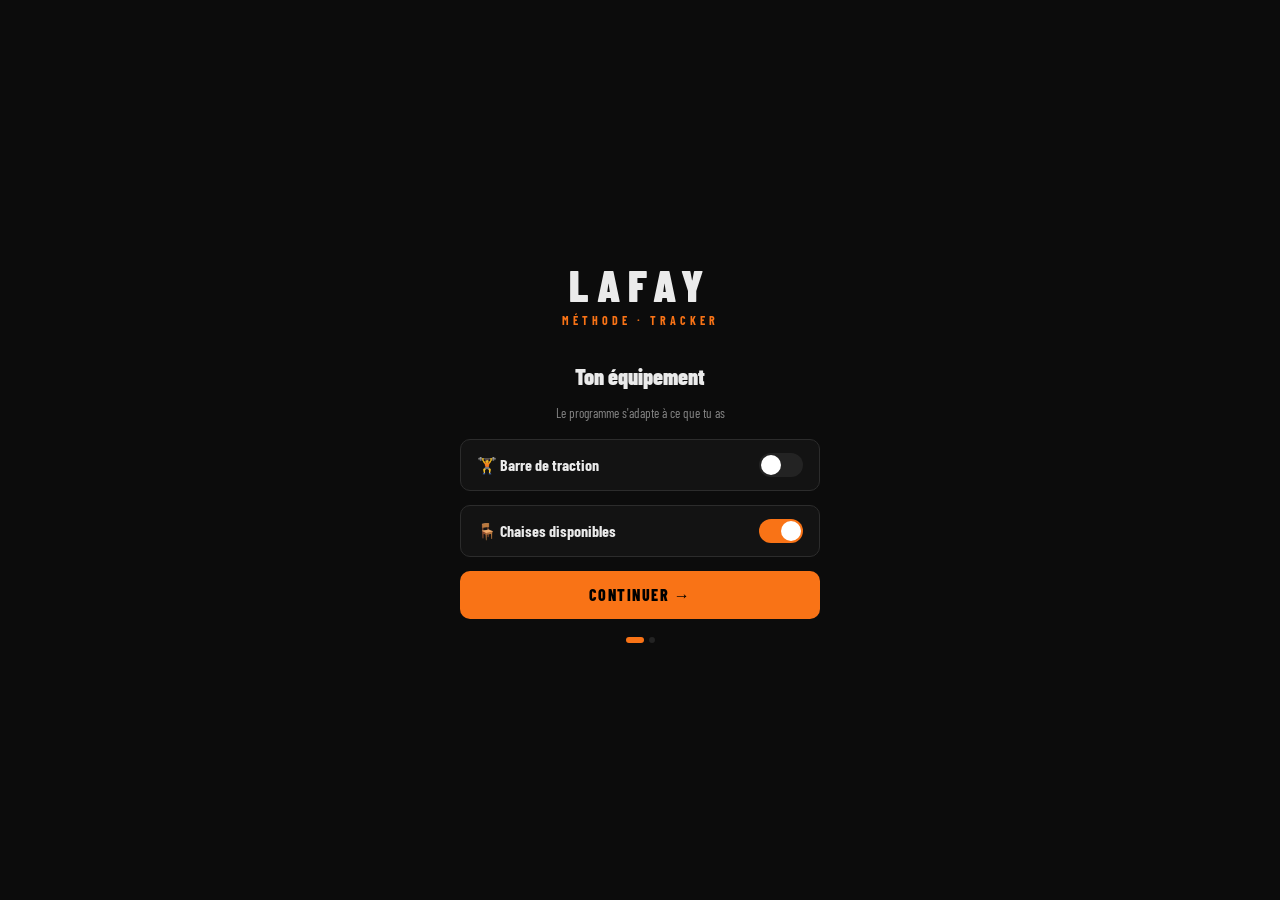
<file: index.html>
<!DOCTYPE html>
<html lang="fr">
<head>
<meta charset="UTF-8">
<meta name="viewport" content="width=device-width,initial-scale=1,maximum-scale=1,user-scalable=no">
<meta name="apple-mobile-web-app-capable" content="yes">
<meta name="theme-color" content="#0c0c0c">
<title>LAFAY</title>
<link href="https://fonts.googleapis.com/css2?family=Barlow+Condensed:wght@300;400;600;700;800;900&family=JetBrains+Mono:wght@400;600;700&display=swap" rel="stylesheet">
<style>
:root{--bg:#0c0c0c;--s1:#131313;--s2:#1a1a1a;--s3:#232323;--border:#2c2c2c;--accent:#f97316;--a2:#fb923c;--adim:rgba(249,115,22,.11);--text:#ebebeb;--dim:#888;--ok:#22c55e;--err:#ef4444;--warn:#eab308;--info:#3b82f6;--tab:64px;--top:52px;--r:14px;--r2:10px;}
*{box-sizing:border-box;margin:0;padding:0;-webkit-tap-highlight-color:transparent}
html,body{height:100%;overflow:hidden;background:var(--bg);color:var(--text);font-family:'Barlow Condensed',sans-serif}
#app{height:100%;display:flex;flex-direction:column;overflow:hidden}
.screen{display:none;flex-direction:column;flex:1;overflow:hidden;position:relative}
.screen.active{display:flex}
.sa{flex:1;overflow-y:auto;-webkit-overflow-scrolling:touch;padding-bottom:calc(var(--tab)+14px)}
.sa::-webkit-scrollbar{display:none}
/* TOP BAR */
.tb{height:var(--top);display:flex;align-items:center;padding:0 14px;gap:10px;background:var(--bg);border-bottom:1px solid var(--border);flex-shrink:0}
.tb h1{font-size:20px;font-weight:900;letter-spacing:4px}
.tb .sp{flex:1}
.lv-pill{display:flex;align-items:center;gap:5px;background:var(--s1);border:1px solid var(--border);padding:4px 10px;border-radius:20px;font-size:12px;font-weight:700;color:var(--dim);letter-spacing:1px}
.lv-pill b{color:var(--accent);font-size:14px;font-weight:900}
/* TAB BAR */
#tabbar{height:var(--tab);background:var(--s1);border-top:1px solid var(--border);display:flex;align-items:stretch;flex-shrink:0;z-index:20}
.tbn{flex:1;display:flex;flex-direction:column;align-items:center;justify-content:center;gap:2px;border:none;background:none;color:var(--dim);cursor:pointer;transition:color .15s;padding-bottom:2px}
.tbn svg{width:20px;height:20px;stroke:currentColor;fill:none;stroke-width:2;stroke-linecap:round;stroke-linejoin:round}
.tbn span{font-size:10px;font-weight:700;letter-spacing:1.5px;text-transform:uppercase}
.tbn.on{color:var(--accent)}
/* LAYOUT */
.card{background:var(--s1);border:1px solid var(--border);border-radius:var(--r);padding:16px;margin:0 14px 10px}
.card0{padding:0;overflow:hidden}
.slab{font-size:10px;font-weight:800;letter-spacing:3px;text-transform:uppercase;color:var(--dim);padding:14px 14px 6px}
/* BUTTONS */
.btn{display:flex;align-items:center;justify-content:center;gap:7px;border:none;border-radius:var(--r2);font-family:'Barlow Condensed',sans-serif;font-weight:800;letter-spacing:1.5px;text-transform:uppercase;cursor:pointer;transition:all .12s;-webkit-user-select:none;user-select:none}
.bp{background:var(--accent);color:#000;font-size:16px;padding:14px 22px}.bp:active{background:var(--a2);transform:scale(.98)}
.bs{background:var(--s2);color:var(--text);font-size:14px;padding:11px 18px;border:1px solid var(--border)}.bs:active{background:var(--s3)}
.bg{background:transparent;color:var(--dim);font-size:13px;padding:8px 14px;border:none}
.be{background:var(--err);color:#fff;font-size:14px;padding:11px 18px}
.bw{width:100%}
.bsm{font-size:12px;padding:7px 12px;letter-spacing:1px}
/* STATS */
.stat-row{display:flex;gap:8px;margin:0 14px 10px}
.stat{flex:1;background:var(--s1);border:1px solid var(--border);border-radius:var(--r);padding:12px 10px;text-align:center}
.stat .v{font-family:'JetBrains Mono',monospace;font-size:24px;font-weight:700;color:var(--accent);line-height:1.1}
.stat .l{font-size:9px;font-weight:700;letter-spacing:2px;text-transform:uppercase;color:var(--dim);margin-top:3px}
/* EXO ROWS */
.er{display:flex;align-items:center;gap:10px;padding:11px 14px;border-bottom:1px solid var(--border)}
.er:last-child{border-bottom:none}
.eid{font-family:'JetBrains Mono',monospace;font-size:11px;color:var(--dim);min-width:20px;flex-shrink:0}
.ebody{flex:1;min-width:0}
.ename{font-size:15px;font-weight:700}
.esub{font-size:11px;color:var(--dim);margin-top:2px;overflow:hidden;text-overflow:ellipsis;white-space:nowrap}
.ebadge{font-family:'JetBrains Mono',monospace;font-size:12px;font-weight:600;color:var(--accent);flex-shrink:0;text-align:right}
.ecur{background:var(--adim);border-left:3px solid var(--accent)}
.edone{opacity:.4}
.edone .ename{text-decoration:line-through}
/* TOGGLE */
.tgl{position:relative;width:44px;height:24px;cursor:pointer;flex-shrink:0}
.tgl input{opacity:0;width:0;height:0;position:absolute}
.tgl-t{position:absolute;inset:0;background:var(--s3);border-radius:12px;transition:background .2s}
.tgl input:checked+.tgl-t{background:var(--accent)}
.tgl-h{position:absolute;top:2px;left:2px;width:20px;height:20px;background:#fff;border-radius:50%;transition:transform .2s;pointer-events:none}
.tgl input:checked~.tgl-h{transform:translateX(20px)}
/* CHIPS */
.chip{background:var(--s2);border:1px solid var(--border);padding:3px 9px;border-radius:16px;font-size:11px;font-weight:700;display:inline-flex;align-items:center;gap:4px}
.cok{border-color:rgba(34,197,94,.3);color:var(--ok);background:rgba(34,197,94,.08)}
.cwn{border-color:rgba(234,179,8,.3);color:var(--warn);background:rgba(234,179,8,.08)}
.cac{border-color:rgba(249,115,22,.3);color:var(--accent);background:var(--adim)}
.cin{border-color:rgba(59,130,246,.3);color:var(--info);background:rgba(59,130,246,.08)}
/* EMPTY */
.empty{display:flex;flex-direction:column;align-items:center;justify-content:center;padding:60px 20px;gap:10px;text-align:center}
.empty .ic{font-size:44px;opacity:.25;margin-bottom:4px}
.empty p{color:var(--dim);font-size:14px;max-width:220px;line-height:1.4}
/* ══ SESSION ══ */
.shdr{height:46px;display:flex;align-items:center;padding:0 14px;gap:10px;background:var(--s1);border-bottom:1px solid var(--border);flex-shrink:0}
.shdr .lbl{flex:1;font-size:12px;font-weight:700;letter-spacing:1px;color:var(--dim);text-transform:uppercase;overflow:hidden;text-overflow:ellipsis;white-space:nowrap}
.shdr .el{font-family:'JetBrains Mono',monospace;font-size:13px;font-weight:600;flex-shrink:0}
.shdr .xb{width:30px;height:30px;display:flex;align-items:center;justify-content:center;border:none;background:var(--s2);border-radius:50%;color:var(--dim);cursor:pointer;font-size:16px;flex-shrink:0}
/* EXO CARD */
.cec{margin:10px 14px;background:var(--s1);border:1px solid var(--border);border-radius:var(--r);overflow:hidden}
.cec-top{padding:14px 16px;background:var(--adim);border-bottom:1px solid rgba(249,115,22,.18)}
.cec-info{font-size:10px;font-weight:800;letter-spacing:3px;color:var(--accent);text-transform:uppercase;margin-bottom:5px}
.cec-name{font-size:26px;font-weight:900;letter-spacing:.5px;line-height:1.1}
.cec-ms{font-size:12px;color:var(--dim);margin-top:3px}
.cec-desc{padding:10px 16px;font-size:12px;color:var(--dim);line-height:1.45;border-bottom:1px solid var(--border)}
.cec-note{padding:8px 16px;font-size:12px;color:var(--accent);line-height:1.4;background:rgba(249,115,22,.05);font-weight:600}
/* REP CTR */
.rpw{margin:0 14px}
.rpt{padding:9px 14px;background:var(--s2);border:1px solid var(--border);border-radius:var(--r2) var(--r2) 0 0;display:flex;align-items:center;gap:6px;border-bottom:none;flex-wrap:wrap}
.rpt .rl{flex:1;font-size:10px;font-weight:800;letter-spacing:2px;text-transform:uppercase;color:var(--dim)}
.rpt .tg{font-family:'JetBrains Mono',monospace;font-size:13px;font-weight:700;color:var(--warn)}
.rpt .pv{font-size:11px;font-weight:700;color:var(--info)}
.rpc{display:flex;align-items:center;background:var(--s1);border:1px solid var(--border);border-radius:0 0 var(--r2) var(--r2);overflow:hidden}
.rpb{width:58px;height:58px;display:flex;align-items:center;justify-content:center;border:none;background:var(--s2);font-size:24px;color:var(--text);cursor:pointer;flex-shrink:0;border-right:1px solid var(--border)}
.rpb:last-child{border-right:none;border-left:1px solid var(--border)}
.rpb:active{background:var(--s3)}
.rpv{flex:1;font-family:'JetBrains Mono',monospace;font-size:44px;font-weight:700;text-align:center;line-height:58px}
.arow{display:flex;gap:8px;margin:10px 14px 0}
/* REST OVERLAY */
.rov{position:absolute;top:0;left:0;right:0;bottom:0;background:rgba(12,12,12,.97);display:none;flex-direction:column;align-items:center;justify-content:center;z-index:50;gap:8px}
.rov.on{display:flex}
.rlbl{font-size:11px;font-weight:800;letter-spacing:4px;text-transform:uppercase;color:var(--dim)}
.rnxt{font-size:14px;font-weight:700;color:var(--text);letter-spacing:.3px;text-align:center;padding:0 30px;margin-top:4px}
.rwrap{position:relative;width:170px;height:170px}
.rwrap svg{width:100%;height:100%}
.rdisp{position:absolute;top:50%;left:50%;transform:translate(-50%,-50%);font-family:'JetBrains Mono',monospace;font-size:44px;font-weight:700;letter-spacing:-2px}
.rskip{margin-top:18px;background:var(--s2);border:1px solid var(--border);color:var(--dim);padding:10px 26px;border-radius:26px;font-family:'Barlow Condensed',sans-serif;font-size:13px;font-weight:700;letter-spacing:2px;text-transform:uppercase;cursor:pointer}
.rskip:active{background:var(--s3)}
/* WARMUP */
.wu-phase{margin:10px 14px;background:var(--s1);border:1px solid var(--border);border-radius:var(--r);padding:14px}
.wu-step{display:flex;align-items:flex-start;gap:12px;padding:12px 0;border-bottom:1px solid var(--border)}
.wu-step:last-child{border-bottom:none;padding-bottom:0}
.wu-n{width:28px;height:28px;border-radius:50%;background:var(--s3);color:var(--dim);font-size:12px;font-weight:900;display:flex;align-items:center;justify-content:center;flex-shrink:0;margin-top:1px;transition:background .2s,color .2s}
.wu-n.done{background:var(--ok);color:#000}
.wu-n.act{background:var(--accent);color:#000;animation:wupulse .7s ease-in-out infinite alternate}
@keyframes wupulse{from{box-shadow:0 0 0 0 rgba(249,115,22,.5)}to{box-shadow:0 0 0 8px rgba(249,115,22,0)}}
.wu-title{font-size:15px;font-weight:800;letter-spacing:.3px}
.wu-desc{font-size:12px;color:var(--dim);margin-top:4px;line-height:1.4}
/* COMPLETE */
.scw{display:flex;flex-direction:column;align-items:center;justify-content:center;flex:1;padding:28px 18px;text-align:center;gap:12px}
.scw .trophy{font-size:60px;line-height:1;margin-bottom:4px}
.scw h2{font-size:30px;font-weight:900;letter-spacing:3px}
.scw .sub{color:var(--dim);font-size:15px;max-width:260px}
.feel-row{display:flex;gap:8px}
.feel-btn{width:50px;height:50px;border:2px solid var(--border);border-radius:50%;background:var(--s1);font-size:20px;cursor:pointer;display:flex;align-items:center;justify-content:center;transition:all .15s}
.feel-btn.on{border-color:var(--accent);background:var(--adim);transform:scale(1.1)}
/* TARGET EDITOR */
.tgt-box{margin:0 14px 10px;background:var(--s1);border:1px solid rgba(249,115,22,.3);border-radius:var(--r);padding:14px}
.tgt-box .tt{font-size:10px;font-weight:800;letter-spacing:3px;text-transform:uppercase;color:var(--accent);margin-bottom:10px}
.tgt-row{display:flex;align-items:center;gap:8px;margin-bottom:6px}
.tgt-row:last-child{margin-bottom:0}
.tgt-lbl{font-size:13px;font-weight:700;min-width:28px}
.tgt-inputs{flex:1;display:flex;gap:4px;flex-wrap:wrap}
.tgt-inp{width:40px;height:32px;background:var(--s2);border:1px solid var(--border);border-radius:6px;color:var(--text);font-family:'JetBrains Mono',monospace;font-size:13px;font-weight:600;text-align:center;-webkit-appearance:none}
.tgt-inp:focus{outline:none;border-color:var(--accent)}
/* ══ PROGRAMME ══ */
.lv-hero{margin:14px;background:var(--s1);border:1px solid var(--border);border-radius:var(--r);overflow:hidden}
.lvh-top{padding:18px 16px 14px;background:linear-gradient(140deg,var(--adim) 0%,transparent 70%);border-bottom:1px solid var(--border)}
.lvh-top .n{font-size:10px;font-weight:800;letter-spacing:3px;color:var(--accent);text-transform:uppercase;margin-bottom:3px}
.lvh-top h2{font-size:24px;font-weight:900;letter-spacing:.5px;margin-bottom:5px}
.lvh-top p{font-size:13px;color:var(--dim);line-height:1.4}
.lvh-bot{padding:12px 16px;display:flex;gap:6px;flex-wrap:wrap}
/* CALENDAR */
.wcal{margin:0 14px 10px;background:var(--s1);border:1px solid var(--border);border-radius:var(--r);overflow:hidden}
.wch{padding:10px 14px;background:var(--s2);border-bottom:1px solid var(--border);display:flex;align-items:center;gap:8px}
.wch h3{font-size:12px;font-weight:800;letter-spacing:2px;text-transform:uppercase;flex:1}
.wch span{font-size:11px;color:var(--dim)}
.wtabs{display:flex;padding:0 14px;border-bottom:1px solid var(--border)}
.wtab{flex:1;text-align:center;padding:7px 0;font-size:10px;font-weight:700;letter-spacing:1px;text-transform:uppercase;color:var(--dim);cursor:pointer;border-bottom:2px solid transparent;transition:all .15s;margin-bottom:-1px}
.wtab.on{color:var(--accent);border-bottom-color:var(--accent)}
.week-row{display:flex;gap:3px;padding:12px 14px 8px}
.dc{flex:1;display:flex;flex-direction:column;align-items:center;gap:4px}
.dc .dn{font-size:9px;font-weight:700;letter-spacing:1px;text-transform:uppercase;color:var(--dim)}
.ddot{width:26px;height:26px;border-radius:50%;border:2px solid var(--border);display:flex;align-items:center;justify-content:center;font-size:10px;font-weight:700;color:var(--dim)}
.ddot.train{border-color:var(--accent);color:var(--accent);background:var(--adim)}
.ddot.done{border-color:var(--ok);color:#000;background:var(--ok);font-size:12px}
.ddot.today{border-color:var(--text);color:var(--text)}
.ddot.train.today{box-shadow:0 0 0 3px rgba(249,115,22,.25)}
.promo-box{margin:0 14px 10px;border:1px solid rgba(249,115,22,.2);background:rgba(249,115,22,.04);border-radius:var(--r);padding:12px 14px}
.promo-box .pt{font-size:10px;font-weight:800;letter-spacing:3px;text-transform:uppercase;color:var(--accent);margin-bottom:5px}
.promo-box p{font-size:13px;color:var(--dim);line-height:1.4}
/* PROG DETAIL ROW */
.pdr{display:flex;flex-direction:column;gap:5px;padding:12px 14px;border-bottom:1px solid var(--border)}
.pdr:last-child{border-bottom:none}
.pdr-top{display:flex;align-items:center;gap:8px}
.pdr-idx{font-family:'JetBrains Mono',monospace;font-size:10px;color:var(--dim);min-width:18px;flex-shrink:0}
.pdr-name{flex:1;font-size:14px;font-weight:800}
.pdr-sets{font-family:'JetBrains Mono',monospace;font-size:14px;font-weight:700;color:var(--accent)}
.pdr-meta{display:flex;gap:4px;padding-left:26px;flex-wrap:wrap}
.pdr-prev{padding-left:26px;display:flex;gap:4px;flex-wrap:wrap;margin-top:2px}
.pset{font-family:'JetBrains Mono',monospace;font-size:11px;background:var(--s2);border:1px solid var(--border);border-radius:4px;padding:2px 6px}
/* ══ SOUPLESSE ══ */
.szone{margin:0 14px 10px;background:var(--s1);border:1px solid var(--border);border-radius:var(--r);overflow:hidden}
.szh{padding:12px 14px;display:flex;align-items:center;gap:8px;cursor:pointer;user-select:none;-webkit-user-select:none;transition:background .1s;border-bottom:1px solid transparent}
.szh:active{background:var(--s2)}
.szh .ic{font-size:18px}
.szh h3{font-size:14px;font-weight:800;flex:1}
.szh .cnt{font-size:11px;color:var(--dim);font-weight:600}
.szh .chv{font-size:13px;color:var(--dim);transition:transform .25s;flex-shrink:0}
.szh.open{border-bottom-color:var(--border)}
.szh.open .chv{transform:rotate(180deg)}
.szb{display:none}
.szh.open+.szb{display:block}
.sti{display:flex;align-items:flex-start;gap:10px;padding:12px 14px;border-bottom:1px solid var(--border)}
.sti:last-child{border-bottom:none}
.stn{width:24px;height:24px;border-radius:6px;background:var(--accent);color:#000;font-size:11px;font-weight:900;display:flex;align-items:center;justify-content:center;flex-shrink:0;margin-top:1px}
.stb{flex:1}
.sttitle{font-size:13px;font-weight:700;margin-bottom:4px}
.stdesc{font-size:12px;color:var(--dim);line-height:1.4}
.stfoot{margin-top:6px;display:flex;align-items:center;gap:6px;flex-wrap:wrap}
.stbtn{background:var(--accent);color:#000;border:none;border-radius:6px;font-family:'Barlow Condensed',sans-serif;font-size:10px;font-weight:900;letter-spacing:1px;text-transform:uppercase;padding:4px 10px;cursor:pointer}
.stbtn:active{background:var(--a2)}
.zone-tag{padding:2px 8px;border-radius:10px;font-size:9px;font-weight:800;letter-spacing:1.5px;text-transform:uppercase}
.zt-h{background:rgba(59,130,246,.12);color:var(--info)}
.zt-m{background:rgba(249,115,22,.12);color:var(--accent)}
.zt-b{background:rgba(34,197,94,.12);color:var(--ok)}
/* Stretch active */
.ast{margin:0 14px 12px;background:var(--adim);border:1px solid rgba(249,115,22,.35);border-radius:var(--r);padding:14px;position:relative}
.ast .an{font-size:10px;font-weight:800;letter-spacing:3px;color:var(--accent);text-transform:uppercase;margin-bottom:3px}
.ast .at{font-size:16px;font-weight:800;margin-bottom:10px}
.ast-ctl{display:flex;align-items:center;gap:10px}
.ast-play{width:44px;height:44px;border-radius:50%;background:var(--accent);color:#000;border:none;font-size:18px;cursor:pointer;display:flex;align-items:center;justify-content:center;flex-shrink:0}
.ast-play:active{background:var(--a2)}
.ast-ring{width:44px;height:44px;flex-shrink:0}
.ast-ring svg{width:100%;height:100%}
.ast-time{font-family:'JetBrains Mono',monospace;font-size:26px;font-weight:700}
.ast-hint{flex:1;font-size:11px;color:var(--dim);line-height:1.4}
.ast-close{position:absolute;top:10px;right:10px;background:none;border:none;color:var(--dim);font-size:18px;cursor:pointer;line-height:1}
/* ══ MOI ══ */
.si{margin:0 14px 8px;background:var(--s1);border:1px solid var(--border);border-radius:var(--r);overflow:hidden;cursor:pointer}
.si-hdr{display:flex;align-items:center;gap:10px;padding:12px 14px}
.si-date{display:flex;flex-direction:column;align-items:center;background:var(--s2);border:1px solid var(--border);border-radius:8px;padding:5px 8px;min-width:38px;flex-shrink:0}
.si-date .d{font-family:'JetBrains Mono',monospace;font-size:18px;font-weight:700;line-height:1;color:var(--accent)}
.si-date .m{font-size:9px;font-weight:700;letter-spacing:2px;text-transform:uppercase;color:var(--dim)}
.si-info{flex:1;min-width:0}
.si-prog{font-size:14px;font-weight:700;overflow:hidden;text-overflow:ellipsis;white-space:nowrap}
.si-meta{font-size:11px;color:var(--dim);margin-top:2px}
.si-feel{font-size:18px;flex-shrink:0}
.si-exp{max-height:0;overflow:hidden;transition:max-height .3s ease}
.si-exp.open{max-height:800px}
.si-inner{padding:0 14px 12px;border-top:1px solid var(--border)}
.mr{display:flex;align-items:center;gap:8px;padding:5px 0;border-bottom:1px solid var(--border)}
.mr:last-child{border-bottom:none}
.mr-id{font-family:'JetBrains Mono',monospace;font-size:11px;font-weight:700;color:var(--accent);min-width:24px}
.mr-nm{flex:1;font-size:12px}
.mr-rp{font-family:'JetBrains Mono',monospace;font-size:11px;color:var(--dim)}
.trr{display:flex;align-items:center;padding:13px 14px;border-bottom:1px solid var(--border)}
.trr:last-child{border-bottom:none}
.trl{flex:1}
.trl .main{font-size:15px;font-weight:700}
.trl .sub{font-size:11px;color:var(--dim);margin-top:2px}
.lvo{display:flex;align-items:center;gap:10px;padding:10px 14px;border-bottom:1px solid var(--border);cursor:pointer;transition:background .1s}
.lvo:last-child{border-bottom:none}
.lvo:active{background:var(--s2)}
.lvo .n{font-family:'JetBrains Mono',monospace;font-size:13px;font-weight:700;color:var(--accent);min-width:22px}
.lvo .i{flex:1}
.lvo .i .na{font-size:13px;font-weight:700}
.lvo .i .de{font-size:11px;color:var(--dim);margin-top:1px}
.lvo .ck{width:20px;height:20px;border-radius:50%;border:2px solid var(--border);display:flex;align-items:center;justify-content:center;font-size:10px;font-weight:700;flex-shrink:0}
.lvo.sel .ck{background:var(--accent);border-color:var(--accent);color:#000}
/* ONBOARDING */
#ob{position:fixed;inset:0;background:var(--bg);z-index:200;display:none;flex-direction:column;align-items:center;justify-content:center;padding:28px 18px}
#ob.on{display:flex}
.ob-logo{font-size:44px;font-weight:900;letter-spacing:8px;margin-bottom:2px}
.ob-sub{font-size:12px;font-weight:700;letter-spacing:4px;color:var(--accent);text-transform:uppercase;margin-bottom:36px}
.ob-step{width:100%;max-width:360px;display:none;flex-direction:column;gap:14px}
.ob-step.on{display:flex}
.ob-q{font-size:22px;font-weight:900;text-align:center;margin-bottom:2px}
.ob-qs{font-size:13px;color:var(--dim);text-align:center;margin-bottom:4px}
.ob-trow{display:flex;align-items:center;justify-content:space-between;padding:13px 16px;background:var(--s1);border:1px solid var(--border);border-radius:var(--r2)}
.ob-trow .tl{font-size:16px;font-weight:700}
.ob-dots{display:flex;gap:5px;justify-content:center;margin-top:4px}
.ob-dot{width:6px;height:6px;border-radius:50%;background:var(--s3)}
.ob-dot.on{background:var(--accent);width:18px;border-radius:3px}
</style>
</head>
<body>
<div id="app">
  <div id="screen-seance" class="screen"></div>
  <div id="screen-programme" class="screen"></div>
  <div id="screen-souplesse" class="screen"></div>
  <div id="screen-moi" class="screen"></div>
  <nav id="tabbar">
    <button class="tbn on" data-tab="seance"><svg viewBox="0 0 24 24"><path d="M13 2L3 14h9l-1 8 10-12h-9l1-8z"/></svg><span>Séance</span></button>
    <button class="tbn" data-tab="programme"><svg viewBox="0 0 24 24"><rect x="3" y="4" width="18" height="18" rx="2"/><line x1="16" y1="2" x2="16" y2="6"/><line x1="8" y1="2" x2="8" y2="6"/><line x1="3" y1="10" x2="21" y2="10"/></svg><span>Programme</span></button>
    <button class="tbn" data-tab="souplesse"><svg viewBox="0 0 24 24"><circle cx="12" cy="12" r="10"/><path d="M8 12 C8 8 16 8 16 12 C16 16 8 16 8 12"/></svg><span>Souplesse</span></button>
    <button class="tbn" data-tab="moi"><svg viewBox="0 0 24 24"><circle cx="12" cy="7" r="4"/><path d="M4 21v-1a8 8 0 0116 0v1"/></svg><span>Moi</span></button>
  </nav>
</div>
<div id="ob">
  <div class="ob-logo">LAFAY</div>
  <div class="ob-sub">Méthode · Tracker</div>
  <div class="ob-step on" id="ob1">
    <div class="ob-q">Ton équipement</div>
    <div class="ob-qs">Le programme s'adapte à ce que tu as</div>
    <div class="ob-trow"><span class="tl">🏋️ Barre de traction</span><label class="tgl"><input type="checkbox" id="ob-bar"><span class="tgl-t"></span><span class="tgl-h"></span></label></div>
    <div class="ob-trow"><span class="tl">🪑 Chaises disponibles</span><label class="tgl"><input type="checkbox" id="ob-chairs" checked><span class="tgl-t"></span><span class="tgl-h"></span></label></div>
    <button class="btn bp bw" onclick="obNext()">Continuer →</button>
    <div class="ob-dots"><div class="ob-dot on"></div><div class="ob-dot"></div></div>
  </div>
  <div class="ob-step" id="ob2">
    <div class="ob-q">Ton niveau de départ</div>
    <div class="ob-qs">Modifiable à tout moment dans Moi</div>
    <div id="ob-lvls" style="max-height:310px;overflow-y:auto;background:var(--s1);border:1px solid var(--border);border-radius:var(--r)"></div>
    <button class="btn bp bw" onclick="obFinish()">C'est parti !</button>
    <div class="ob-dots"><div class="ob-dot"></div><div class="ob-dot on"></div></div>
  </div>
</div>
<script>
'use strict';
// ═══════════════════════════ DATA — EXERCICES ═══════════════════════════
const EL=[
{id:"A",f:"A",name:"Exercice A",desc:"Pompes classiques au sol. Mains à 2× la largeur des épaules. Descendre la poitrine au sol, remonter bras tendus.",ms:["Pectoraux","Triceps","Épaules"],d:1,bar:false,ch:false},
{id:"A1",f:"A",name:"Exercice A1",desc:"Pompes entre 3 chaises. Mains sur 2 chaises, pieds sur la 3e. Écart mains 2× épaules. Descendre le plus bas possible.",ms:["Pectoraux","Triceps","Épaules"],d:1,bar:false,ch:true},
{id:"A2",f:"A",name:"Exercice A2",desc:"Pompes pieds surélevés à ~1m, mains sur 2 chaises. Écart 2× épaules. Descendre profondément.",ms:["Pectoraux","Épaules","Triceps"],d:2,bar:false,ch:true},
{id:"A3",f:"A",name:"Exercice A3",desc:"Mains sur support ~45cm (tabouret/chaises). Mains à 40cm. Poitrine touche le support.",ms:["Pectoraux","Triceps"],d:2,bar:false,ch:true},
{id:"A4",f:"A",name:"Exercice A4",desc:"Comme A3 mais support à ~35cm du sol.",ms:["Pectoraux","Triceps"],d:2,bar:false,ch:false},
{id:"A5",f:"A",name:"Exercice A5",desc:"Comme A3 mais support à ~25cm du sol.",ms:["Pectoraux","Triceps"],d:2,bar:false,ch:false},
{id:"A6",f:"A",name:"Exercice A6",desc:"Mains et pieds à même hauteur (15cm+) ou au sol. Technique identique à A3.",ms:["Pectoraux","Triceps"],d:2,bar:false,ch:false},
{id:"A7",f:"A",name:"Exercice A7",desc:"Comme A1 (3 chaises) mais mains à largeur des épaules (prise serrée).",ms:["Pectoraux","Triceps","Épaules"],d:2,bar:false,ch:true},
{id:"A8",f:"A",name:"Exercice A8",desc:"Comme A7 mais pieds au sol. Prise serrée sur 2 chaises.",ms:["Pectoraux","Triceps"],d:2,bar:false,ch:true},
{id:"A9",f:"A",name:"Exercice A9",desc:"Pompes très serrées : mains sur support 20cm, pieds sur chaise 45cm. Écart mains ~15cm.",ms:["Triceps","Pectoraux","Épaules"],d:2,bar:false,ch:true},
{id:"A10",f:"A",name:"Exercice A10",desc:"Comme A7 avec mouvement circulaire. Épaules = axe de rotation.",ms:["Épaules","Pectoraux","Triceps"],d:3,bar:false,ch:true},
{id:"A11",f:"A",name:"Exercice A11",desc:"Comme A10 mais en sens inverse.",ms:["Épaules","Pectoraux","Triceps"],d:3,bar:false,ch:true},
{id:"A12",f:"A",name:"Exercice A12",desc:"Pieds sur meuble 1m–1m10, mains sur 2 chaises. Corps plié, fesses vers le plafond.",ms:["Pectoraux","Triceps","Épaules"],d:3,bar:false,ch:true},
{id:"B",f:"B",name:"Exercice B",desc:"Dips en appui sur 2 chaises (~63cm écart). Flexion complète, pieds ne touchent pas le sol.",ms:["Pectoraux","Épaules","Triceps"],d:1,bar:false,ch:true},
{id:"B1",f:"B",name:"Exercice B1",desc:"Dips à mi-amplitude : descendre jusqu'à bras parallèles au sol puis remonter.",ms:["Pectoraux","Épaules","Triceps"],d:2,bar:false,ch:true},
{id:"B2",f:"B",name:"Exercice B2",desc:"Dips partiels rapides : amplitude réduite, sans jamais tendre ni descendre à fond.",ms:["Pectoraux","Épaules"],d:2,bar:false,ch:true},
{id:"C",f:"C",name:"Exercice C",desc:"Tractions supination barre fixe. Prise largeur épaules, paumes vers le visage. Menton au-dessus de la barre.",ms:["Dos (épaisseur)","Biceps"],d:1,bar:true,ch:false},
{id:"C1",f:"C",name:"Exercice C1",desc:"Tractions inversées sous barre basse, jambes sur chaise. Prise serrée supination. Rythme rapide, mi-amplitude.",ms:["Dos (épaisseur)","Biceps"],d:1,bar:true,ch:true},
{id:"C2",f:"C",name:"Exercice C2",desc:"Comme C1 mais amplitude plus grande. Ne pas tendre les bras complètement.",ms:["Dos (épaisseur)","Biceps"],d:2,bar:true,ch:true},
{id:"C3",f:"C",name:"Exercice C3",desc:"Tractions inversées prise large pronation, amplitude complète. Toucher la barre avec le bas des pectoraux.",ms:["Dos (épaisseur)"],d:2,bar:true,ch:true},
{id:"C4",f:"C",name:"Exercice C4",desc:"Tractions inversées sous barre basse (80–110cm), jambes repliées, supination serrée.",ms:["Dos (épaisseur)","Biceps"],d:1,bar:true,ch:true},
{id:"C5",f:"C",name:"Exercice C5",desc:"Comme C4 mais jambes sur support ~45cm.",ms:["Dos (épaisseur)","Biceps"],d:2,bar:true,ch:true},
{id:"C6",f:"C",name:"Exercice C6",desc:"Comme C4, pieds sur support ~45cm. Remplace C si pas de barre haute.",ms:["Dos (épaisseur)","Biceps"],d:2,bar:true,ch:true},
{id:"C7",f:"C",name:"Exercice C7",desc:"Comme C4 mais paumes vers l'avant (pronation).",ms:["Dos (épaisseur)"],d:2,bar:true,ch:true},
{id:"C8",f:"C",name:"Exercice C8",desc:"Comme C5 mais pronation.",ms:["Dos (épaisseur)"],d:3,bar:true,ch:true},
{id:"C9",f:"C",name:"Exercice C9",desc:"Comme C6 mais pronation.",ms:["Dos (épaisseur)"],d:3,bar:true,ch:true},
{id:"D",f:"D",name:"Exercice D",desc:"Dips arrière : mains sur bord de chaise derrière soi, talons sur 2e chaise à ~1m. Descendre le plus bas.",ms:["Triceps"],d:1,bar:false,ch:true},
{id:"E",f:"E",name:"Exercice E",desc:"Squat 1 jambe dans cadre de porte, quart du mouvement. Chaque jambe séparément.",ms:["Cuisses","Fessiers"],d:1,bar:false,ch:false},
{id:"E1",f:"E",name:"Exercice E1",desc:"Squat 1 jambe, descendre jusqu'à cuisse parallèle au sol.",ms:["Cuisses","Fessiers"],d:1,bar:false,ch:false},
{id:"E2",f:"E",name:"Exercice E2",desc:"Squat 1 jambe, descendre le plus bas possible (sous la parallèle). Amplitude complète.",ms:["Cuisses","Fessiers"],d:2,bar:false,ch:false},
{id:"E3",f:"E",name:"Exercice E3",desc:"Squat 1 jambe, amplitude partielle rapide. Pas à fond, ne pas tendre.",ms:["Cuisses","Fessiers"],d:2,bar:false,ch:false},
{id:"E4",f:"E",name:"Exercice E4",desc:"Jambes très écartées, flexion alternée D/G (cosaque). Objectif : 3 min sans pause.",ms:["Cuisses","Fessiers"],d:2,bar:false,ch:false},
{id:"E5",f:"E",name:"Exercice E5",desc:"Comme E4 mais une jambe à la fois. Objectif : 3 min par jambe.",ms:["Cuisses","Fessiers"],d:3,bar:false,ch:false},
{id:"E6",f:"E",name:"Exercice E6",desc:"3 positions successives (pieds rapprochés, écartés, très écartés). 1 min par position.",ms:["Cuisses","Fessiers"],d:3,bar:false,ch:false},
{id:"E7",f:"E",name:"Exercice E7",desc:"Squat 1 jambe dos au mur. Descendre aux 2/3, mains touchent le mur brièvement.",ms:["Cuisses","Fessiers"],d:4,bar:false,ch:false},
{id:"F",f:"F",name:"Exercice F",desc:"Sauts verticaux (détente). Atterrir sur plante des pieds, plier cuisses parallèles, rebondir. Max 20 reps.",ms:["Cuisses","Mollets"],d:1,bar:false,ch:false},
{id:"F1",f:"F",name:"Exercice F1",desc:"Wall sit : dos contre mur, cuisses parallèles au sol. Tenir le plus longtemps. Objectif : 3 min.",ms:["Cuisses","Mollets"],d:2,bar:false,ch:false},
{id:"F2",f:"F",name:"Exercice F2",desc:"Sumo squat isométrique, cuisses presque parallèles. Tenir 3 minutes.",ms:["Cuisses","Mollets"],d:2,bar:false,ch:false},
{id:"F3",f:"F",name:"Exercice F3",desc:"Wall sit sur 1 jambe, cheville de l'autre sur le genou. Objectif : 3 min par jambe.",ms:["Cuisses","Mollets"],d:3,bar:false,ch:false},
{id:"G",f:"G",name:"Exercice G",desc:"Relevés de jambes allongé. Genoux vers la poitrine (jambes tendues = plus difficile).",ms:["Abdominaux","Obliques"],d:1,bar:false,ch:false},
{id:"H",f:"H",name:"Exercice H",desc:"Extensions lombaires sur le ventre (superman). Décoller le buste en cambrant. Rythme lent.",ms:["Lombaires"],d:1,bar:false,ch:false},
{id:"I",f:"I",name:"Exercice I",desc:"Tractions barre longue, prise large pronation, tirage derrière la nuque. Descendre à peine, remonter vite.",ms:["Dos (largeur)","Biceps"],d:2,bar:true,ch:false},
{id:"I1",f:"I",name:"Exercice I1",desc:"Tractions prise large devant le visage (menton à la barre). Descendre à mi-parcours.",ms:["Dos (largeur)","Biceps"],d:2,bar:true,ch:false},
{id:"I2",f:"I",name:"Exercice I2",desc:"Comme I1 mais amplitude complète (bras tendus → nuque contre la barre).",ms:["Dos (largeur)","Biceps"],d:2,bar:true,ch:false},
{id:"I3",f:"I",name:"Exercice I3",desc:"Tractions barre courte, pronation. Amplitude 1/3, 1/2 ou 2/3. Remplace I sans barre longue.",ms:["Dos (largeur)","Biceps"],d:3,bar:true,ch:false},
{id:"I4",f:"I",name:"Exercice I4",desc:"Comme I2 mais menton monte au-dessus de la barre (pas derrière la nuque).",ms:["Dos (largeur)","Biceps"],d:3,bar:true,ch:false},
{id:"I5",f:"I",name:"Exercice I5",desc:"Comme I4 mais prise neutre (paumes face à face). Sangles ou anneaux.",ms:["Dos (largeur)","Biceps"],d:3,bar:true,ch:false},
{id:"I6",f:"I",name:"Exercice I6",desc:"Tractions inversées sous barre basse, prise neutre (paumes face à face).",ms:["Dos (épaisseur)","Biceps"],d:2,bar:true,ch:true},
{id:"I7",f:"I",name:"Exercice I7",desc:"Tractions inversées sous barre basse, pronation large.",ms:["Dos (épaisseur)"],d:3,bar:true,ch:true},
{id:"I8",f:"I",name:"Exercice I8",desc:"Tractions inversées sous barre basse, pronation 2× largeur épaules.",ms:["Dos (épaisseur)"],d:3,bar:true,ch:true},
{id:"J",f:"J",name:"Exercice J",desc:"Pike push-ups : pieds surélevés à ~1m, mains sur chaise, fesses en l'air. Descendre tête entre les chaises.",ms:["Épaules","Pectoraux","Triceps"],d:2,bar:false,ch:true},
{id:"J1",f:"J",name:"Exercice J1",desc:"Comme J mais mains légèrement plus serrées.",ms:["Épaules","Pectoraux","Triceps"],d:3,bar:false,ch:true},
{id:"J2",f:"J",name:"Exercice J2",desc:"Comme J sur les poings. Serviette sous les poings si nécessaire.",ms:["Épaules","Pectoraux","Triceps"],d:3,bar:false,ch:true},
{id:"J3",f:"J",name:"Exercice J3",desc:"Comme J1 sur les poings. Prise plus serrée qu'en J2.",ms:["Épaules","Pectoraux","Triceps"],d:4,bar:false,ch:true},
{id:"K",f:"K",name:"Exercice K",desc:"Skull crushers au sol : coudes au sol, paumes devant la tête, tendre les bras en poussant.",ms:["Triceps"],d:2,bar:false,ch:false},
{id:"K1",f:"K",name:"Exercice K1",desc:"Debout sur pointe des pieds, mains sur support ~1m. Flexion complète des bras.",ms:["Triceps"],d:2,bar:false,ch:false},
{id:"K2",f:"K",name:"Exercice K2",desc:"Pike push-ups sur chaise : mains sur chaise, pieds au sol, fesses en l'air, front vers la chaise. 5 niveaux de hauteur.",ms:["Triceps","Épaules"],d:1,bar:false,ch:true},
{id:"K3",f:"K",name:"Exercice K3",desc:"Comme K1 mais prise inversée (paumes vers soi). Progression par rapprochement des jambes.",ms:["Triceps"],d:3,bar:true,ch:true},
{id:"L",f:"L",name:"Exercice L",desc:"Pompes avec rotation latérale : descendre en tournant le corps à droite, remonter, puis à gauche.",ms:["Pectoraux","Épaules","Triceps"],d:2,bar:false,ch:false},
{id:"M",f:"M",name:"Exercice M",desc:"Chin-ups (supination prise serrée). Biceps concentrés.",ms:["Biceps","Dos (épaisseur)"],d:2,bar:true,ch:false},
{id:"N",f:"N",name:"Exercice N",desc:"Extensions latérales du buste : couché sur le côté sur support 40cm+, buste dans le vide.",ms:["Obliques"],d:2,bar:false,ch:true},
{id:"N1",f:"N",name:"Exercice N1",desc:"Crunchs obliques au sol : sur le côté, main derrière la tête, soulever le buste latéralement.",ms:["Obliques"],d:1,bar:false,ch:false},
{id:"O",f:"O",name:"Exercice O",desc:"Crunchs avec rotation : coude droit vers genou gauche, puis l'inverse.",ms:["Abdominaux","Obliques"],d:1,bar:false,ch:false},
{id:"P",f:"P",name:"Exercice P",desc:"Crunchs classiques : allongé sur le dos, pieds à plat, remonter jusqu'à toucher les cuisses.",ms:["Abdominaux"],d:1,bar:false,ch:false},
{id:"Q",f:"Q",name:"Exercice Q",desc:"Pompes un bras sur chaise. Épaule descend à hauteur de la main. Jambes écartées.",ms:["Épaules","Triceps","Pectoraux"],d:2,bar:false,ch:true},
{id:"Q1",f:"Q",name:"Exercice Q1",desc:"Comme Q, corps le plus droit possible. Support ~25cm.",ms:["Épaules","Triceps","Pectoraux"],d:3,bar:false,ch:false},
{id:"Q2",f:"Q",name:"Exercice Q2",desc:"Pompes un bras au sol, sans support.",ms:["Épaules","Triceps","Pectoraux"],d:4,bar:false,ch:false},
{id:"R",f:"R",name:"Exercice R",desc:"Shrugs en appui sur chaises hautes. Hausser les épaules au max puis abaisser le plus bas.",ms:["Trapèze","Cou"],d:2,bar:false,ch:true},
{id:"S",f:"S",name:"Exercice S",desc:"Extensions du cou : tête dans le vide sur une chaise. Descendre en arrière, remonter menton vers poitrine. Ne jamais forcer.",ms:["Cou"],d:1,bar:false,ch:true},
{id:"T",f:"T",name:"Exercice T",desc:"Rotations du buste assis, pieds bloqués, bâton sur épaules. Objectif : 3 min.",ms:["Obliques","Abdominaux"],d:1,bar:false,ch:false},
{id:"U",f:"U",name:"Exercice U",desc:"Enroulements vertébraux : allongé, ramener jambes tendues au-dessus de la tête.",ms:["Abdominaux","Lombaires"],d:2,bar:false,ch:false},
{id:"V",f:"V",name:"Exercice V",desc:"Gainage (planche) : avant-bras et pointes de pieds, corps droit. Tenir le plus longtemps.",ms:["Abdominaux","Lombaires","Épaules"],d:2,bar:false,ch:false},
{id:"W",f:"W",name:"Exercice W",desc:"Extension mollet unipodal : debout sur cale 15cm+, un seul pied, descendre le talon puis remonter sur la pointe.",ms:["Mollets"],d:2,bar:false,ch:false},
{id:"X",f:"X",name:"Exercice X",desc:"Rotations du buste debout/assis avec bâton derrière les épaules. Bassin bloqué, tourner lentement.",ms:["Obliques","Lombaires"],d:2,bar:false,ch:false},
{id:"Y",f:"Y",name:"Exercice Y",desc:"Rotation du cou allongé sur le côté. Tourner la tête lentement. Ne jamais forcer.",ms:["Cou"],d:2,bar:false,ch:false},
{id:"Z",f:"Z",name:"Exercice Z",desc:"Pont (bridge) : allongé, tendre les bras en soulevant les hanches (crâne au sol), puis arquer complètement. 10 reps de 15–30s.",ms:["Lombaires","Épaules"],d:1,bar:false,ch:false},
];
const EXO={};EL.forEach(e=>EXO[e.id]=e);

// ═══════════════════════════════ SOUPLESSE (35 exercices du livre p.118–127) ═══════════════════════════════
const STRETCH=[
// HAUT DU CORPS
{n:1,z:"h",title:"Mains entrecroisées au-dessus de la tête",desc:"Mains entrecroisées, paumes vers le plafond. Poussez en tendant les bras vers le haut. Ressentez l'étirement le long des bras et entre les omoplates.",dur:30},
{n:2,z:"h",title:"Variante : paumes jointes au-dessus de la tête",desc:"Même position mais paumes se touchent plutôt que d'être entrecroisées. Pousse vers le haut.",dur:30},
{n:3,z:"h",title:"Attraper les mains dans le dos",desc:"Levez le bras gauche à la verticale, descendez l'avant-bras gauche dans le dos, montez l'avant-bras droit pour attraper la main gauche. Faites les deux côtés. Si impossible, utilisez une serviette.",dur:30},
{n:4,z:"h",title:"Paumes jointes dans le dos",desc:"Debout, montez vos avant-bras dans le dos et tentez de faire se toucher les paumes. Poussez en respirant calmement. Objectif : coller les paumes l'une contre l'autre.",dur:30},
{n:5,z:"h",title:"Suspension à la barre fixe",desc:"Suspendez-vous à une barre fixe. Si trop lourd, laissez les orteils en contact avec le sol. Variez en ramenant les genoux vers la poitrine ou les talons vers les fesses.",dur:30},
{n:6,z:"h",title:"Étirement des épaules à la barre (dos)",desc:"Debout à la verticale de la barre, attrapez-la derrière vous, paumes vers le plafond. Reculez les pieds et pliez les jambes progressivement pour sentir l'étirement dans les épaules.",dur:30},
{n:7,z:"h",title:"Inclinaison latérale du buste",desc:"Debout, écart pieds légèrement > largeur des épaules. Penchez-vous sur le côté, la main descend lentement le long de la jambe vers la cheville. Plus vous descendez, plus l'étirement gagne la taille.",dur:30},
{n:8,z:"h",title:"Étirement du haut du dos en tailleur ou lotus",desc:"Assis en tailleur ou lotus. Entrecroisez les doigts derrière le crâne. Penchez-vous vers l'avant. Respirez profondément pour amplifier l'étirement du haut du dos.",dur:30},
{n:9,z:"h",title:"Étirement total allongé",desc:"Allongé sur le sol, tendez simultanément les bras vers l'arrière et les jambes en poussant les orteils le plus loin possible. Imaginez-vous écartelé. Respirez amplement.",dur:30},
{n:10,z:"h",title:"Inclinaison latérale de la tête (cou)",desc:"Assis ou debout, penchez progressivement la tête sur le côté. L'effort se fait à la BASE du cou, pas sous l'oreille. Le buste reste droit. Faites les deux côtés.",dur:20},
{n:11,z:"h",title:"Flexion de la nuque allongé",desc:"Allongé au sol, entrecroisez les doigts et saisissez votre nuque. Ramenez progressivement la tête vers l'avant jusqu'à sentir une tension agréable. Ne forcez jamais.",dur:20},
{n:12,z:"h",title:"Étirement dos avec paumes jointes",desc:"Reprenez la position n°4 (paumes jointes dans le dos). Penchez-vous en avant avec l'intention de poser la poitrine sur la cuisse. Faites les deux côtés.",dur:30},
{n:13,z:"h",title:"Rotation du buste assis",desc:"Assis au sol, jambe D tendue, jambe G pliée pied contre genou D. Coude D contre genou G, main G derrière. Tournez le buste. Faites les deux côtés.",dur:30},
{n:14,z:"h",title:"Étirement des poignets à 4 pattes",desc:"À quatre pattes, tournez les poignets pour que les doigts pointent vers vos genoux. Reculez le bassin en pliant les jambes pour ressentir l'étirement dans les avant-bras.",dur:20},
{n:15,z:"h",title:"Flexion des poignets",desc:"Appuyez le coude D sur la cuisse, saisissez le dessus de la main D avec la main G. Exercez une pression modérée. Faites les deux côtés.",dur:20},
// MILIEU DU CORPS
{n:16,z:"m",title:"Genou vers la poitrine allongé",desc:"Allongé sur le dos, saisissez votre genou D à deux mains, tirez-le vers la poitrine, l'autre jambe tendue. Faites ensuite avec le genou G.",dur:30},
{n:17,z:"m",title:"Étirement des ischio-jambiers assis",desc:"Assis, jambe D tendue, jambe G repliée. Penchez-vous en avant, progressez le long de la jambe tendue. Objectif : poser la poitrine sur la cuisse. Faites les deux côtés.",dur:30},
{n:18,z:"m",title:"Étirement de la hanche pliée allongé",desc:"Variante du n°17 en position allongée sur le côté. Pliez une jambe en arrière pour aussi sentir l'étirement de la hanche du côté de la jambe pliée.",dur:30},
{n:19,z:"m",title:"Flexion avant jambes légèrement pliées",desc:"Debout, jambes légèrement pliées. Penchez-vous en avant pour toucher le sol avec les doigts puis la paume à plat. Sentez l'étirement dans le bas du dos et l'arrière des cuisses.",dur:30},
{n:20,z:"m",title:"Flexion avant avec inclinaison latérale",desc:"Variante du n°19 : au lieu de se pencher vers l'avant, penchez-vous alternativement sur le côté droit et sur le côté gauche.",dur:30},
{n:21,z:"m",title:"Flexion avant en tailleur",desc:"En tailleur, penchez-vous en avant. Objectif progressif : coudes au sol, puis front au sol. Gardez toujours les fesses au sol. Ne forcez jamais.",dur:30},
{n:22,z:"m",title:"Fente avant — étirement du psoas",desc:"Genou arrière au sol (protection sous le genou si besoin). Avancez le bassin en pliant la jambe avant. Le bassin doit avancer ET s'abaisser simultanément. Dos droit. Faites les deux côtés.",dur:30},
{n:23,z:"m",title:"Grand écart avant progressif",desc:"Depuis la fente, avancez progressivement le pied avant jusqu'à ce que l'étirement devienne légèrement douloureux. Alternez jambe D et G en avant. Utilisez des chaises pour vous soutenir.",dur:30},
{n:24,z:"m",title:"Jambes écartées allongé sur le dos",desc:"Couché sur le dos, attrapez chaque genou pour aider vos jambes à s'écarter. Le bas du dos doit rester collé au sol. Ne creusez pas les reins.",dur:30},
{n:25,z:"m",title:"Grand écart latéral progressif",desc:"Debout, penchez-vous en avant, posez les paumes à plat sur le sol, écartez les jambes jusqu'à ressentir l'étirement à l'intérieur des cuisses. Sol lisse recommandé.",dur:30},
{n:26,z:"m",title:"Étirement aine assis sur chaise",desc:"Assis sur le bord d'une chaise, jambes et pieds très écartés. Bras croisés, penchez-vous en avant, essayez de poser les coudes au sol.",dur:30},
{n:27,z:"m",title:"Fessier profond en position repliée",desc:"Comme n°18. Cette fois, essayez de poser les COUDES au sol. Commencez par les mains, progressez séance après séance.",dur:30},
{n:28,z:"m",title:"Étirement des genoux à quatre pattes",desc:"À genoux sur sol lisse. Écartez presque au maximum les cuisses. Coudes au sol, poussez les fesses vers l'arrière comme pour s'asseoir entre les mollets. Mollets parallèles.",dur:30},
{n:29,z:"m",title:"Rotation de la colonne vertébrale",desc:"Allongé sur le dos, pliez une jambe et laissez le genou descendre de l'autre côté, épaules collées au sol. Rotation vertébrale. Les deux côtés.",dur:30},
// BAS DU CORPS
{n:30,z:"b",title:"Quadriceps allongé sur le côté",desc:"Couché sur le côté, une jambe tendue. L'autre pliée avec le pied dans le prolongement du mollet (doigts vers l'arrière). Penchez-vous progressivement en arrière pour étirer l'avant de la cuisse.",dur:30},
{n:31,z:"b",title:"Seiza stretch — assis entre les mollets",desc:"À genoux, jambes écartées pour vous asseoir entre vos mollets. Penchez-vous en arrière. Objectif final : se coucher sur le dos, reins collés au sol. Progressez par étapes.",dur:30},
{n:32,z:"b",title:"Fessier en figure 4 allongé",desc:"Couché sur le dos, pied D à plat contre un mur, mollet parallèle au sol. Cheville G sur la cuisse D côté genou. Poussez l'intérieur du genou G vers le mur. Faites les deux côtés.",dur:30},
{n:33,z:"b",title:"Mollet et tendon d'Achille à 4 pattes",desc:"À quatre pattes, relevez légèrement un talon. Penchez-vous en avant sans décoller davantage le talon. Essayez de poser le talon au sol. Faites les deux côtés.",dur:20},
{n:34,z:"b",title:"Étirement du mollet sur cale",desc:"Avant-pied sur cale ou marche d'escalier. Poussez les talons vers le bas comme si vos orteils voulaient toucher le tibia. Ressentez l'étirement dans le mollet.",dur:30},
{n:35,z:"b",title:"Étirement du dessus du pied",desc:"Debout, posez le dessus du pied au sol (orteils vers l'arrière). Pesez légèrement. Très doux, ne jamais forcer. Pliez l'autre jambe si besoin.",dur:15},
];

// ═══════════════════════════════ NIVEAUX ═══════════════════════════════
const LEVELS=[
{id:"niveau_1",num:1,label:"1er Niveau",short:"Remise en forme",desc:"Apprentissage des bases. Test initial sur A, B, C, A1 pour orienter vers le bon programme.",freq:"2–5 séances/semaine",promo:"8 reps à B en 1ère série",
 schedule:{s1:{days:[1,2,3,4,5],label:"Sem. 1 : L–Ma–Me–J–V"},s2:{days:[1,3,5],label:"Sem. 2 : L–Me–V"},s3:{days:[1,5],label:"Sem. 3+ : L–V"}}},
{id:"niveau_2",num:2,label:"2e Niveau",short:"Construction de base",desc:"6×5 reps, repos 25s, rythme rapide. Objectif : +1 rep par série à chaque séance.",freq:"3–4 séances/semaine",promo:"6×8 à la plupart des exercices",
 schedule:{s1:{days:[1,2,4,5],label:"Sem. 1 : L–Ma–J–V"},s2:{days:[1,3,5],label:"Sem. 2+ : L–Me–V"}}},
{id:"niveau_3",num:3,label:"3e Niveau",short:"Amplitude partielle rapide",desc:"Technique spéciale : ne pas descendre à fond, ne pas remonter complètement. Rythme rapide.",freq:"2–4 séances/semaine",promo:"6×10 à B2",
 schedule:{s1:{days:[1,2,4,5],label:"Sem. 1 : L–Ma–J–V"},s2:{days:[1,3,5],label:"Sem. 2 : L–Me–V"},s3:{days:[1,5],label:"Sem. 3+ : L–V"}}},
{id:"niveau_4",num:4,label:"4e Niveau",short:"Rythme normal · entretien possible",desc:"Passage au rythme NORMAL. Premier palier d'entretien possible.",freq:"2–4 séances/semaine",promo:"6×10 à B et exercices principaux",
 schedule:{s1:{days:[1,2,4,5],label:"Sem. 1 : L–Ma–J–V"},s2:{days:[1,3,5],label:"Sem. 2 : L–Me–V"},s3:{days:[1,5],label:"Sem. 3+ : L–V"}}},
{id:"niveau_5",num:5,label:"5e Niveau",short:"Test de force (2–4 semaines)",desc:"2 séries max reps avec 2 min repos. Phase limitée dans le temps.",freq:"2–3 séances/semaine",promo:"Phase limitée : 2–4 semaines",
 schedule:{s1:{days:[1,3,5],label:"Option A : L–Me–V (2 sem.)"},s2:{days:[1,5],label:"Option B : L–V (4 sem.)"}}},
{id:"niveau_6",num:6,label:"6e Niveau",short:"Introduction tractions dos",desc:"Introduction de I (tractions prise large derrière la nuque). Reps calibrées sur les perfs du niveau 5.",freq:"3 séances/semaine",promo:"6×10 à B1, A2, I, C1",
 schedule:{s1:{days:[1,3,5],label:"L–Me–V"}}},
{id:"niveau_7",num:7,label:"7e Niveau",short:"Entretien avancé possible",desc:"Introduction de I1 (tractions prise large devant). Deuxième palier d'entretien possible.",freq:"3 séances/semaine",promo:"6×10 à B, I1, C3",
 schedule:{s1:{days:[1,3,5],label:"L–Me–V"}}},
{id:"niveau_8",num:8,label:"8e Niveau",short:"Progression par paliers",desc:"Système de sous-phases pour B et I1 : caps 8→12→15→20→25 reps.",freq:"3 séances/semaine",promo:"Phase 5 complète : 2 séries de 30 reps",
 schedule:{s1:{days:[1,3,5],label:"L–Me–V"}}},
{id:"niveau_9",num:9,label:"9e Niveau",short:"Rest-pause (1 mois)",desc:"Séries uniques très longues avec micro-repos 3–5s. Max 80 reps à B1, 20 à B.",freq:"Alternance 3/2 séances",promo:"Phase limitée à 1 mois",
 schedule:{s1:{days:[1,3,5],label:"Sem. impaires : L–Me–V"},s2:{days:[1,5],label:"Sem. paires : L–V"}}},
{id:"niveau_10",num:10,label:"10e Niveau",short:"Séances alternées (1 mois)",desc:"2 séances alternées Push / Pull. Introduction de L, K, K1, I4, I5, I6.",freq:"3 séances/semaine alternées",promo:"Phase limitée à 1 mois",
 schedule:{s1:{days:[1,3,5],label:"L–Me–V (alternance S1/S2)"}}},
{id:"niveau_11",num:11,label:"11e Niveau",short:"Exercices avancés",desc:"Introduction de I4, I5, N, M, O. Une seule séance.",freq:"3 séances/semaine",promo:"Stagnation généralisée → niveau 12",
 schedule:{s1:{days:[1,3,5],label:"L–Me–V"}}},
{id:"niveau_12",num:12,label:"12e Niveau",short:"4 séances/semaine",desc:"2 séances alternées. Introduction de I8, C7, C4, E5, K.",freq:"4 séances/semaine",promo:"Stagnation → niveau 13",
 schedule:{s1:{days:[1,3,5],label:"Sem. impaires : L–Me–V"},s2:{days:[2,4],label:"Sem. paires : Ma–J"}}},
{id:"niveau_13",num:13,label:"13e Niveau",short:"Sommet du parcours",desc:"Introduction de J1, J2, J3. Après 2 mois : choisir 12bis ou 12ter.",freq:"3 séances/semaine",promo:"Après 2 mois → 12bis ou 12ter",
 schedule:{s1:{days:[1,3,5],label:"L–Me–V"}}},
{id:"niveau_12bis",num:12.5,label:"12e bis — Entretien",short:"Entretien post-13",desc:"Même contenu que le niveau 12, mais 2–3 fois par semaine.",freq:"2–3 séances/semaine",promo:null,
 schedule:{s1:{days:[1,4],label:"Ex : L–J ou autre"}}},
{id:"niveau_12ter",num:12.6,label:"12e ter — Entretien optimal",short:"2 jours de repos entre séances",desc:"Toujours 2 jours de repos entre séances pour maximiser la récupération.",freq:"~3 séances/semaine",promo:null,
 schedule:{s1:{days:[1,4],label:"Ex : L → J → dim → mer"}}},
];
const LVL={};LEVELS.forEach(l=>LVL[l.id]=l);

// ═══════════════════════════════ PROGRAMMES ═══════════════════════════════
const PROGS={
niv1p1:{id:"niv1p1",levelId:"niveau_1",label:"Prog. 1 — Débutant complet",alt:false,slots:[
  {exo:"A1",sets:3,reps:null,rh:"rapide",r1:120,r2:120,note:"Dès 8 reps → remplacer par A2, puis A3→A4→A5→A6 (même règle à 8 reps)"},
  {exo:"D",sets:3,reps:null,rh:"rapide",r1:120,r2:120},
  {exo:"C1",sets:3,reps:null,rh:"rapide",r1:120,r2:120,note:"Si C1 impossible : C4 → C5 → C6 → C1"},
  {exo:"E",sets:3,reps:null,rh:"rapide",r1:120,r2:120,note:"Bilatéral (chaque jambe). Max 60 reps. Dès 15 reps → E1"},
  {exo:"F",sets:3,reps:null,rh:"rapide",r1:120,r2:120,note:"Max 20 reps. Si 20 → sauter plus haut"},
  {exo:"G",sets:3,reps:null,rh:"normal",r1:120,r2:120},
  {exo:"K2",sets:3,reps:12,rh:"normal",r1:60,r2:0,note:"Hauteur pour 12 reps max. Dès 15 reps → descendre l'appui de 10cm"},
]},
niv1p2:{id:"niv1p2",levelId:"niveau_1",label:"Prog. 2",alt:false,slots:[
  {exo:"B",sets:3,reps:null,rh:"normal",r1:120,r2:120,note:"Objectif : 8 reps à la 1ère série → passer au niveau 2"},
  {exo:"A1",sets:3,reps:null,rh:"normal",r1:120,r2:120,note:"Dès 8 reps → A2"},
  {exo:"D",sets:1,reps:null,rh:"normal",r1:120,r2:120},
  {exo:"C1",sets:3,reps:null,rh:"rapide",r1:120,r2:120,note:"Dès 10–15 reps → C3"},
  {exo:"E",sets:3,reps:null,rh:"normal",r1:120,r2:120,note:"Bilatéral. Dès 15 reps → E1"},
  {exo:"F",sets:3,reps:null,rh:"rapide",r1:120,r2:120},
  {exo:"G",sets:3,reps:null,rh:"normal",r1:120,r2:120},
  {exo:"K2",sets:3,reps:12,rh:"normal",r1:60,r2:0},
]},
niv2p:{id:"niv2p",levelId:"niveau_2",label:"Programme Niveau 2",alt:false,slots:[
  {exo:"B1",sets:6,reps:5,rh:"rapide",r1:25,r2:25,note:"+1 rep par série à chaque séance. Objectif : 6×8"},
  {exo:"A3",sets:6,reps:5,rh:"rapide",r1:25,r2:25,note:"Si impossible : faire moitié du mouvement. A3→A4→A5→A6"},
  {exo:"A2",sets:6,reps:5,rh:"rapide",r1:25,r2:180,note:"Si trop dur : faire A1 jusqu'à 6×7–10, puis retenter A2"},
  {exo:"C1",sets:6,reps:5,rh:"rapide",r1:25,r2:180,note:"Dès 10 reps → C3"},
  {exo:"E",sets:6,reps:5,rh:"normal",r1:25,r2:180,note:"Bilatéral (repos 2min entre côtés). Dès 10 reps → E1"},
  {exo:"F",sets:4,reps:5,rh:"rapide",r1:25,r2:180,note:"Max 20 reps"},
  {exo:"G",sets:6,reps:10,rh:"normal",r1:25,r2:90},
  {exo:"H",sets:6,reps:1,rh:"normal",r1:25,r2:60},
  {exo:"K2",sets:3,reps:12,rh:"normal",r1:60,r2:0},
]},
niv3p:{id:"niv3p",levelId:"niveau_3",label:"Programme Niveau 3",alt:false,slots:[
  {exo:"B2",sets:6,reps:4,rh:"rapide",r1:25,r2:25},
  {exo:"A3",sets:6,reps:4,rh:"rapide",r1:25,r2:25,note:"AMPLITUDE PARTIELLE (ne pas descendre à fond, ne pas remonter complètement). A3→A4→A5→A6"},
  {exo:"A2",sets:6,reps:4,rh:"rapide",r1:25,r2:180,note:"Même technique amplitude partielle"},
  {exo:"C2",sets:6,reps:4,rh:"rapide",r1:25,r2:180},
  {exo:"E3",sets:6,reps:4,rh:"rapide",r1:25,r2:120,note:"Bilatéral"},
  {exo:"F",sets:4,reps:4,rh:"rapide",r1:25,r2:180,note:"Max 4×20. Si 20 → sauter plus haut"},
  {exo:"G",sets:6,reps:null,rh:"normal",r1:25,r2:90},
  {exo:"H",sets:6,reps:null,rh:"normal",r1:25,r2:60},
  {exo:"K2",sets:3,reps:null,rh:"normal",r1:60,r2:0},
]},
niv4p:{id:"niv4p",levelId:"niveau_4",label:"Programme Niveau 4",alt:false,slots:[
  {exo:"B",sets:6,reps:3,rh:"normal",r1:25,r2:25},
  {exo:"A3",sets:6,reps:3,rh:"normal",r1:25,r2:25,note:"Reprendre A3/A4/A5/A6 selon avancement niveau 3"},
  {exo:"A2",sets:6,reps:3,rh:"normal",r1:25,r2:180},
  {exo:"C3",sets:6,reps:3,rh:"normal",r1:25,r2:180},
  {exo:"E1",sets:6,reps:3,rh:"normal",r1:25,r2:180,note:"Bilatéral. Dès 10 reps → E2"},
  {exo:"F",sets:4,reps:null,rh:"rapide",r1:25,r2:180},
  {exo:"G",sets:6,reps:null,rh:"normal",r1:25,r2:90},
  {exo:"H",sets:6,reps:null,rh:"normal",r1:25,r2:60},
  {exo:"K2",sets:3,reps:null,rh:"normal",r1:60,r2:0},
]},
niv5p:{id:"niv5p",levelId:"niveau_5",label:"Programme Niveau 5 — Test Force",alt:false,slots:[
  {exo:"B",sets:2,reps:null,rh:"rapide",r1:120,r2:180,note:"⚡ LE PLUS VITE POSSIBLE. Note et compare avec test initial niveau 1"},
  {exo:"A2",sets:2,reps:null,rh:"normal",r1:120,r2:180,note:"Max de reps"},
  {exo:"C",sets:2,reps:null,rh:"normal",r1:120,r2:180,note:"Max de reps. Comparer avec test initial niveau 1"},
  {exo:"E2",sets:6,reps:null,rh:"normal",r1:25,r2:120,note:"Bilatéral — continuer progression niveau 4"},
  {exo:"F",sets:4,reps:null,rh:"rapide",r1:25,r2:120},
  {exo:"G",sets:6,reps:null,rh:"normal",r1:25,r2:90},
  {exo:"H",sets:6,reps:null,rh:"normal",r1:25,r2:60},
  {exo:"K2",sets:3,reps:null,rh:"normal",r1:60,r2:0},
  {exo:"Z",sets:10,reps:1,rh:"lent",r1:15,r2:0,note:"NOUVEAU : 10 reps de pont. Tenir 15–30s chacune"},
]},
niv6p:{id:"niv6p",levelId:"niveau_6",label:"Programme Niveau 6",alt:false,slots:[
  {exo:"B1",sets:6,reps:5,rh:"rapide",r1:25,r2:25,note:"Calibrage selon niveau 5 : ~15 reps→départ 5, ~20→7, ~25→8"},
  {exo:"A3",sets:6,reps:4,rh:"rapide",r1:25,r2:25,note:"Reprendre A3/A4/A5/A6"},
  {exo:"A2",sets:6,reps:5,rh:"rapide",r1:25,r2:240,note:"Moitié du mouvement seulement"},
  {exo:"I",sets:6,reps:3,rh:"rapide",r1:25,r2:25,note:"NOUVEAU : tractions prise large derrière la nuque"},
  {exo:"C1",sets:6,reps:3,rh:"rapide",r1:25,r2:180},
  {exo:"E2",sets:6,reps:null,rh:"normal",r1:25,r2:120,note:"Bilatéral"},
  {exo:"F",sets:4,reps:null,rh:"rapide",r1:25,r2:120},
  {exo:"G",sets:6,reps:null,rh:"normal",r1:25,r2:90},
  {exo:"H",sets:6,reps:null,rh:"normal",r1:25,r2:60},
  {exo:"K2",sets:3,reps:null,rh:"normal",r1:60,r2:0},
  {exo:"Z",sets:1,reps:10,rh:"lent",r1:15,r2:0},
]},
niv7p:{id:"niv7p",levelId:"niveau_7",label:"Programme Niveau 7",alt:false,slots:[
  {exo:"B",sets:6,reps:5,rh:"normal",r1:25,r2:25},
  {exo:"A3",sets:6,reps:null,rh:"normal",r1:25,r2:25,note:"Continuer A3/A4/A5/A6"},
  {exo:"A2",sets:6,reps:5,rh:"normal",r1:25,r2:240},
  {exo:"I1",sets:6,reps:4,rh:"rapide",r1:25,r2:25,note:"NOUVEAU : tractions prise large DEVANT (menton à la barre)"},
  {exo:"C3",sets:6,reps:4,rh:"normal",r1:25,r2:180},
  {exo:"E2",sets:6,reps:null,rh:"normal",r1:25,r2:120,note:"Bilatéral"},
  {exo:"F",sets:4,reps:null,rh:"rapide",r1:25,r2:120},
  {exo:"G",sets:6,reps:null,rh:"normal",r1:25,r2:90},
  {exo:"H",sets:6,reps:null,rh:"normal",r1:25,r2:60},
  {exo:"K2",sets:3,reps:null,rh:"normal",r1:60,r2:0},
  {exo:"Z",sets:1,reps:10,rh:"lent",r1:15,r2:0},
]},
niv8p:{id:"niv8p",levelId:"niveau_8",label:"Programme Niveau 8",alt:false,slots:[
  {exo:"B",sets:6,reps:null,rh:"normal",r1:25,r2:25,note:"Sous-phases : cap 8→12→15→20→25. Séries 1–2 au cap, séries 3+ max sans dépasser"},
  {exo:"A3",sets:6,reps:null,rh:"normal",r1:25,r2:25,note:"Progression A3→A6"},
  {exo:"A2",sets:6,reps:null,rh:"normal",r1:25,r2:240},
  {exo:"I1",sets:6,reps:null,rh:"normal",r1:25,r2:25,note:"Même sous-phases que B"},
  {exo:"C3",sets:6,reps:null,rh:"normal",r1:25,r2:180},
  {exo:"E2",sets:6,reps:null,rh:"normal",r1:25,r2:120,note:"Bilatéral"},
  {exo:"F",sets:4,reps:null,rh:"rapide",r1:25,r2:120},
  {exo:"G",sets:6,reps:null,rh:"normal",r1:25,r2:90},
  {exo:"H",sets:6,reps:null,rh:"normal",r1:25,r2:60},
  {exo:"K2",sets:3,reps:null,rh:"normal",r1:60,r2:0},
  {exo:"M",sets:6,reps:4,rh:"normal",r1:25,r2:0,note:"NOUVEAU : chin-ups prise serrée supination"},
]},
niv9p:{id:"niv9p",levelId:"niveau_9",label:"Programme Niveau 9 — Rest-pause",alt:false,slots:[
  {exo:"B1",sets:1,reps:null,rh:"rapide",r1:0,r2:90,note:"Rest-pause : max reps + micro-repos 3–5s + 1+ rep… Total max 80"},
  {exo:"B",sets:1,reps:null,rh:"normal",r1:0,r2:90,note:"Rest-pause micro-repos 5s. Total max 20"},
  {exo:"I1",sets:2,reps:8,rh:"rapide",r1:90,r2:90,note:"Puis rest-pause. Total rapides+fond ≤ 100"},
  {exo:"J",sets:1,reps:null,rh:"rapide",r1:0,r2:90,note:"Moitié du mouvement rapide + rest-pause à fond. Max 20 reps à fond"},
  {exo:"G",sets:1,reps:null,rh:"normal",r1:0,r2:90,note:"Rest-pause"},
  {exo:"K",sets:1,reps:null,rh:"normal",r1:0,r2:90,note:"1/3 rapide + 1/2 normal, rest-pause"},
  {exo:"C3",sets:1,reps:null,rh:"normal",r1:0,r2:90,note:"Rest-pause"},
  {exo:"A6",sets:1,reps:null,rh:"normal",r1:0,r2:90,note:"Rest-pause"},
  {exo:"E2",sets:6,reps:null,rh:"normal",r1:25,r2:90,note:"Bilatéral"},
  {exo:"F",sets:4,reps:null,rh:"rapide",r1:25,r2:90},
  {exo:"H",sets:6,reps:null,rh:"normal",r1:25,r2:0},
]},
niv10s1:{id:"niv10s1",levelId:"niveau_10",label:"10e Niv. — Séance 1 (Push)",alt:true,slots:[
  {exo:"B1",sets:1,reps:null,rh:"rapide",r1:0,r2:25,note:"Rest-pause"},
  {exo:"B",sets:5,reps:null,rh:"normal",r1:25,r2:25,note:"Rest-pause avec micro-repos 3–5s"},
  {exo:"J",sets:6,reps:null,rh:"normal",r1:25,r2:25,note:"Moitié du mouvement. Dès 12 reps descendant à fond → J1"},
  {exo:"A6",sets:6,reps:null,rh:"normal",r1:25,r2:25},
  {exo:"A7",sets:3,reps:null,rh:"normal",r1:25,r2:90},
  {exo:"G",sets:6,reps:null,rh:"normal",r1:25,r2:90},
  {exo:"L",sets:2,reps:null,rh:"normal",r1:90,r2:90},
  {exo:"K2",sets:2,reps:null,rh:"normal",r1:60,r2:60},
  {exo:"K1",sets:1,reps:null,rh:"normal",r1:0,r2:60},
  {exo:"K",sets:4,reps:null,rh:"normal",r1:90,r2:90,note:"Amplitude 1/2"},
  {exo:"Z",sets:1,reps:10,rh:"lent",r1:15,r2:0},
]},
niv10s2:{id:"niv10s2",levelId:"niveau_10",label:"10e Niv. — Séance 2 (Pull)",alt:true,slots:[
  {exo:"I1",sets:1,reps:null,rh:"rapide",r1:0,r2:25,note:"Rest-pause"},
  {exo:"I1",sets:1,reps:null,rh:"normal",r1:0,r2:90,note:"Rest-pause amplitude complète"},
  {exo:"C3",sets:6,reps:null,rh:"normal",r1:25,r2:90},
  {exo:"G",sets:6,reps:null,rh:"normal",r1:25,r2:90},
  {exo:"I4",sets:3,reps:null,rh:"normal",r1:90,r2:90},
  {exo:"I5",sets:3,reps:null,rh:"normal",r1:90,r2:90},
  {exo:"I6",sets:2,reps:null,rh:"normal",r1:90,r2:120},
  {exo:"F",sets:4,reps:null,rh:"rapide",r1:25,r2:120},
  {exo:"K2",sets:3,reps:null,rh:"normal",r1:60,r2:60},
  {exo:"M",sets:6,reps:4,rh:"normal",r1:25,r2:0},
]},
niv11p:{id:"niv11p",levelId:"niveau_11",label:"Programme Niveau 11",alt:false,slots:[
  {exo:"B1",sets:1,reps:null,rh:"rapide",r1:0,r2:25,note:"Rest-pause"},
  {exo:"B",sets:5,reps:null,rh:"normal",r1:25,r2:90,note:"Rest-pause"},
  {exo:"I1",sets:2,reps:null,rh:"rapide",r1:90,r2:90,note:"Rest-pause"},
  {exo:"J",sets:6,reps:null,rh:"normal",r1:25,r2:25,note:"Progression J→J1→J2→J3 dès 25 reps"},
  {exo:"A6",sets:6,reps:null,rh:"normal",r1:25,r2:90},
  {exo:"C3",sets:6,reps:null,rh:"normal",r1:25,r2:90},
  {exo:"I4",sets:3,reps:null,rh:"normal",r1:90,r2:120},
  {exo:"I5",sets:3,reps:null,rh:"normal",r1:90,r2:120},
  {exo:"N",sets:2,reps:null,rh:"normal",r1:90,r2:60,note:"Bilatéral (2 séries par côté)"},
  {exo:"E2",sets:6,reps:null,rh:"normal",r1:25,r2:120,note:"Bilatéral"},
  {exo:"M",sets:2,reps:null,rh:"normal",r1:90,r2:90},
  {exo:"O",sets:2,reps:null,rh:"normal",r1:90,r2:0},
]},
niv12s1:{id:"niv12s1",levelId:"niveau_12",label:"12e Niv. — Séance 1",alt:true,slots:[
  {exo:"B",sets:6,reps:null,rh:"normal",r1:25,r2:25,note:"Sous-phases comme niveau 8"},
  {exo:"A6",sets:6,reps:null,rh:"normal",r1:25,r2:25},
  {exo:"A2",sets:6,reps:null,rh:"normal",r1:25,r2:240},
  {exo:"I8",sets:3,reps:null,rh:"rapide",r1:25,r2:25},
  {exo:"C7",sets:3,reps:null,rh:"normal",r1:25,r2:25,note:"Dès 15 reps → C8"},
  {exo:"C4",sets:3,reps:null,rh:"normal",r1:25,r2:240},
  {exo:"F",sets:4,reps:null,rh:"rapide",r1:25,r2:120},
  {exo:"M",sets:4,reps:null,rh:"normal",r1:25,r2:0},
]},
niv12s2:{id:"niv12s2",levelId:"niveau_12",label:"12e Niv. — Séance 2",alt:true,slots:[
  {exo:"I1",sets:6,reps:null,rh:"normal",r1:25,r2:25,note:"Sous-phases comme niveau 8"},
  {exo:"J",sets:6,reps:null,rh:"normal",r1:25,r2:25,note:"Progression J→J1→J2→J3 dès 25 reps"},
  {exo:"E5",sets:1,reps:null,rh:"normal",r1:0,r2:60,note:"Jambe droite uniquement. Objectif 3 min"},
  {exo:"V",sets:1,reps:1,rh:"iso",r1:0,r2:60,note:"Gainage : tenir 3 minutes"},
  {exo:"K2",sets:4,reps:null,rh:"normal",r1:60,r2:60,note:"Dès 20–25 reps → rythme lent"},
  {exo:"K1",sets:2,reps:null,rh:"normal",r1:60,r2:60},
  {exo:"K",sets:1,reps:null,rh:"normal",r1:0,r2:0,note:"Mains et pieds au sol"},
]},
niv13p:{id:"niv13p",levelId:"niveau_13",label:"Programme Niveau 13",alt:false,slots:[
  {exo:"B1",sets:1,reps:null,rh:"rapide",r1:0,r2:25,note:"Rest-pause"},
  {exo:"B",sets:5,reps:null,rh:"normal",r1:25,r2:25,note:"Rest-pause"},
  {exo:"I1",sets:1,reps:null,rh:"rapide",r1:0,r2:25,note:"Rest-pause"},
  {exo:"I1",sets:1,reps:null,rh:"normal",r1:0,r2:90,note:"Rest-pause amplitude complète"},
  {exo:"J1",sets:5,reps:null,rh:"normal",r1:25,r2:25,note:"Progression J1→J2→J3. Dès 3×25 reps → passer"},
  {exo:"A6",sets:6,reps:null,rh:"normal",r1:25,r2:90},
  {exo:"C3",sets:6,reps:null,rh:"normal",r1:25,r2:90},
  {exo:"E5",sets:1,reps:null,rh:"normal",r1:0,r2:60,note:"Jambe droite"},
  {exo:"V",sets:1,reps:1,rh:"iso",r1:0,r2:60,note:"Gainage 3 min"},
  {exo:"K2",sets:4,reps:null,rh:"normal",r1:60,r2:60},
  {exo:"K1",sets:2,reps:null,rh:"normal",r1:60,r2:60},
  {exo:"K",sets:1,reps:null,rh:"normal",r1:0,r2:0},
]},
};
const LVL_PROGS={
  niveau_1:['niv1p1','niv1p2'],niveau_2:['niv2p'],niveau_3:['niv3p'],niveau_4:['niv4p'],
  niveau_5:['niv5p'],niveau_6:['niv6p'],niveau_7:['niv7p'],niveau_8:['niv8p'],
  niveau_9:['niv9p'],niveau_10:['niv10s1','niv10s2'],niveau_11:['niv11p'],
  niveau_12:['niv12s1','niv12s2'],niveau_13:['niv13p'],
  niveau_12bis:['niv12s1','niv12s2'],niveau_12ter:['niv12s1','niv12s2'],
};

// ═══════════════════════════════ STORE ═══════════════════════════════
const S={
  _g(k){try{return JSON.parse(localStorage.getItem(k))}catch{return null}},
  _s(k,v){try{localStorage.setItem(k,JSON.stringify(v))}catch{}},
  get profile(){return this._g('lf2_profile')},set profile(v){this._s('lf2_profile',v)},
  get sessions(){return this._g('lf2_sessions')||[]},set sessions(v){this._s('lf2_sessions',v)},
  get active(){return this._g('lf2_active')},set active(v){this._s('lf2_active',v)},
  get targets(){return this._g('lf2_targets')||{}},set targets(v){this._s('lf2_targets',v)},
};

// ═══════════════════════════════ APP STATE ═══════════════════════════════
let A={
  tab:'seance',phase:'idle',wuStep:0,
  timerEnd:null,timerTotal:0,timerTick:null,elTick:null,sessStart:null,
  reps:{},feeling:3,expandSess:null,obLevel:'niveau_1',calWeek:0,
  stretchIdx:null,stretchEnd:null,stretchTick:null,stretchTotal:0,
};

// ═══════════════════════════════ UTILS ═══════════════════════════════
const uid=()=>Math.random().toString(36).slice(2)+Date.now().toString(36);
const p2=n=>String(Math.max(0,n)).padStart(2,'0');
const fmtS=s=>{s=Math.max(0,Math.floor(s));return p2(Math.floor(s/60))+':'+p2(s%60)};
const feelE=f=>['','😤','😐','💪','🔥','🏆'][f]||'💪';
const rLbl=r=>({normal:'Normal',rapide:'Rapide',lent:'Lent',iso:'Iso'}[r]||r);
const dCol=d=>['','#22c55e','#3b82f6','#f97316','#ef4444'][d]||'#888';
const dLbl=d=>['','Débutant','Entraîné','Confirmé','Haut niveau'][d]||'';
const fDay=iso=>new Date(iso).getDate();
const fMon=iso=>new Date(iso).toLocaleDateString('fr-FR',{month:'short'}).toUpperCase();
const fDate=iso=>new Date(iso).toLocaleDateString('fr-FR',{weekday:'short',day:'numeric',month:'short'});

function getProfile(){return S.profile}
function getSessions(){return S.sessions}
function getActive(){return S.active}

function getCurProg(){
  const p=getProfile();if(!p)return null;
  const ids=LVL_PROGS[p.levelId]||[];if(!ids.length)return null;
  const sess=getSessions().filter(s=>s.levelId===p.levelId);
  return PROGS[ids[sess.length%ids.length]]||PROGS[ids[0]];
}

function getLastPerf(exoId){
  const ss=getSessions();
  for(const s of ss){
    if(!s.exercises)continue;
    const e=s.exercises.find(e=>e.exoId===exoId);
    if(e&&e.sets.length)return e.sets.map(s=>s.reps);
  }
  return null;
}

function getTarget(exoId,setCount){
  const t=S.targets[exoId];
  if(t&&Array.isArray(t))return t;
  const lp=getLastPerf(exoId);
  return lp||null;
}

// ═══════════════════════════════ TIMER ═══════════════════════════════
function startTimer(secs,cb){
  stopTimer();
  A.timerEnd=Date.now()+secs*1000;A.timerTotal=secs;
  updateTimerUI();
  A.timerTick=setInterval(()=>{
    const rem=(A.timerEnd-Date.now())/1000;
    if(rem<=0){stopTimer();beep();if(cb)cb();return;}
    updateTimerUI(rem);
  },100);
}
function stopTimer(){if(A.timerTick){clearInterval(A.timerTick);A.timerTick=null;}}
function updateTimerUI(rem){
  if(rem===undefined)rem=A.timerTotal;
  const prog=Math.max(0,rem/A.timerTotal);
  const el=document.getElementById('rd');const er=document.getElementById('rr');
  if(el)el.textContent=fmtS(rem);
  if(er)er.style.strokeDashoffset=314.159*(1-prog);
}
function showRest(msg){
  const ov=document.getElementById('rov');if(!ov)return;
  ov.classList.add('on');
  const nx=document.getElementById('rnxt');if(nx)nx.textContent=msg||'';
}
function hideRest(){const ov=document.getElementById('rov');if(ov)ov.classList.remove('on');stopTimer();A.timerEnd=null;}
function skipRest(){hideRest();renderActive();}

function beep(){
  try{
    navigator.vibrate&&navigator.vibrate([200,100,200]);
    const ac=new(window.AudioContext||window.webkitAudioContext)();
    [880,660,880].forEach((f,i)=>{
      const o=ac.createOscillator(),g=ac.createGain();
      o.connect(g);g.connect(ac.destination);
      o.frequency.value=f;o.type='sine';
      const t=ac.currentTime+i*.14;
      g.gain.setValueAtTime(.3,t);g.gain.exponentialRampToValueAtTime(.001,t+.15);
      o.start(t);o.stop(t+.18);
    });
  }catch(e){}
}

function startElapsed(){
  if(A.elTick)clearInterval(A.elTick);
  A.elTick=setInterval(()=>{
    const el=document.getElementById('sel');
    if(el&&A.sessStart)el.textContent=fmtS((Date.now()-A.sessStart)/1000);
  },1000);
}
function stopElapsed(){if(A.elTick){clearInterval(A.elTick);A.elTick=null;}}

// ═══════════════════════════════ WARMUP ═══════════════════════════════
// Exactement comme page 21 du livre :
// 3 rounds de [cardio 15-30s + 10 reps exercice A]
// Si séance commence par B/B1/B2 → ajouter 1 série de B1
// Si séance commence par C/C1 → ajouter 1 série de C1
// Puis 2 min de repos
function buildWarmupSteps(){
  const prog=getCurProg();
  const firstExo=prog?prog.slots[0].exo:'';
  const steps=[
    {icon:'🏃',title:'Cardio — Round 1',desc:'15 à 30 secondes de saut à la corde, de sautillements sur place ou de l\'exercice E6. Objectif : s\'échauffer sans s\'épuiser.',dur:30,isCardio:true},
    {icon:'💪',title:'Exercice A — Round 1',desc:'10 répétitions de l\'exercice A (pompes classiques), sans chercher la performance. Arrêtez-vous avant la fatigue.',dur:0},
    {icon:'🏃',title:'Cardio — Round 2',desc:'15 à 30 secondes. Essayez de tenir un peu plus longtemps qu\'au 1er round.',dur:30,isCardio:true},
    {icon:'💪',title:'Exercice A — Round 2',desc:'10 répétitions de l\'exercice A. Reposez-vous tranquillement entre chaque enchaînement.',dur:0},
    {icon:'🏃',title:'Cardio — Round 3',desc:'15 à 30 secondes. Dernier round de cardio.',dur:30,isCardio:true},
    {icon:'💪',title:'Exercice A — Round 3',desc:'10 répétitions de l\'exercice A.',dur:0},
  ];
  if(['B','B1','B2'].includes(firstExo)){
    steps.push({icon:'🎯',title:'Échauffement spécifique : B1',desc:'1 série de B1 en vous arrêtant avant que ce soit difficile. Juste un échauffement, pas une performance. Puis 2 minutes de repos.',dur:0});
  } else if(['C','C1'].includes(firstExo)){
    steps.push({icon:'🎯',title:'Échauffement spécifique : C1',desc:'1 série de C1 en vous arrêtant avant la fatigue. Puis 2 minutes de repos.',dur:0});
  }
  steps.push({icon:'⏸',title:'Repos — 2 minutes',desc:'Reposez-vous 2 minutes avant de commencer votre séance de musculation.',dur:120,isRest:true});
  return steps;
}

function nextWuStep(){
  const steps=buildWarmupSteps();
  A.wuStep++;
  if(A.wuStep>=steps.length){A.phase='workout';A.wuStep=0;renderSeance();return;}
  const step=steps[A.wuStep];
  renderWuScreen(steps);
  if(step.isRest){
    startTimer(120,()=>{A.wuStep++;A.phase='workout';renderSeance();});
  } else if(step.isCardio&&step.dur>0){
    // Timer auto start for cardio steps
    startTimer(step.dur,()=>{beep();renderWuScreen(buildWarmupSteps());});
  }
}

function skipWu(){A.phase='workout';A.wuStep=0;renderSeance();}

// ═══════════════════════════════ SESSION ═══════════════════════════════
function startSession(){
  const prog=getCurProg();const p=getProfile();
  if(!prog||!p)return;
  const sess={
    id:uid(),date:new Date().toISOString(),levelId:p.levelId,programId:prog.id,
    startedAt:new Date().toISOString(),exoIdx:0,setNum:1,
    exercises:prog.slots.map(sl=>({exoId:sl.exo,sets:[]})),complete:false
  };
  S.active=sess;A.sessStart=Date.now();A.phase='warmup';A.wuStep=0;A.reps={};
  renderSeance();
}

function getSlot(){
  const sess=getActive();if(!sess)return null;
  const prog=PROGS[sess.programId];if(!prog)return null;
  return prog.slots[sess.exoIdx]||null;
}
function repKey(){const s=getActive();return s?`${s.exoIdx}_${s.setNum}`:'';}

function chReps(d){
  const k=repKey();const sl=getSlot();
  const def=sl?(sl.reps||0):0;
  const cur=A.reps[k]!==undefined?A.reps[k]:def;
  A.reps[k]=Math.max(0,cur+d);
  const el=document.getElementById('rpv');if(el)el.textContent=A.reps[k];
}

function confirmSet(){
  const sess=getActive();if(!sess)return;
  const prog=PROGS[sess.programId];if(!prog)return;
  const sl=prog.slots[sess.exoIdx];if(!sl)return;
  const k=repKey();
  const reps=A.reps[k]!==undefined?A.reps[k]:(sl.reps||0);
  sess.exercises[sess.exoIdx].sets.push({setNum:sess.setNum,reps});
  const totalSets=sl.sets||1;
  const lastSet=sess.setNum>=totalSets;
  const lastExo=sess.exoIdx>=prog.slots.length-1;

  if(lastSet){
    sess.exoIdx++;sess.setNum=1;S.active=sess;
    if(lastExo){
      if(sl.r2>0){showRest('🏁 Dernière série !');startTimer(sl.r2,()=>{hideRest();A.phase='complete';renderSeance();});}
      else{A.phase='complete';renderSeance();}
    } else {
      const rd=sl.r2||0;
      if(rd>0){
        const nx=EXO[prog.slots[sess.exoIdx].exo];
        showRest('Prochain : '+(nx?nx.name:prog.slots[sess.exoIdx].exo));
        startTimer(rd,()=>{hideRest();renderActive();});
      } else renderActive();
    }
  } else {
    sess.setNum++;S.active=sess;
    const rd=sl.r1||0;
    if(rd>0){
      const tgt=sl.reps?sl.reps+' reps':'max';
      showRest(`Série ${sess.setNum}/${totalSets} — objectif ${tgt}`);
      startTimer(rd,()=>{hideRest();renderActive();});
    } else renderActive();
  }
}

function saveSession(){
  const sess=getActive();if(!sess){A.phase='idle';renderSeance();return;}
  const dur=A.sessStart?Math.floor((Date.now()-A.sessStart)/1000):0;

  // Auto-update targets: suggest +1 rep on last sets where perf was met
  const prog=PROGS[sess.programId];
  if(prog){
    const newTargets={...S.targets};
    prog.slots.forEach(sl=>{
      const ex=sess.exercises.find(e=>e.exoId===sl.exo);
      if(!ex||!ex.sets.length)return;
      const repsArr=ex.sets.map(s=>s.reps);
      const lp=getLastPerf(sl.exo);
      const lpTotal=lp?lp.reduce((a,b)=>a+b,0):0;
      const curTotal=repsArr.reduce((a,b)=>a+b,0);
      // If improved, save as new target suggestion (same as achieved)
      if(curTotal>=lpTotal)newTargets[sl.exo]=repsArr;
    });
    S.targets=newTargets;
  }

  const saved={...sess,complete:true,endedAt:new Date().toISOString(),durationSeconds:dur,feeling:A.feeling};
  const ss=getSessions();ss.unshift(saved);S.sessions=ss;
  S.active=null;stopElapsed();A.phase='idle';A.sessStart=null;A.reps={};
  renderSeance();
}

function abandonSession(){
  if(!confirm('Abandonner la séance en cours ?'))return;
  stopTimer();stopElapsed();
  S.active=null;A.phase='idle';A.sessStart=null;A.reps={};
  hideRest();renderSeance();
}

// ═══════════════════════════════ RENDER — SÉANCE ═══════════════════════════════
function renderSeance(){
  const sc=document.getElementById('screen-seance');
  if(A.phase==='warmup'){renderWuScreen(buildWarmupSteps());if(!A.elTick)startElapsed();return;}
  if(A.phase==='workout'){renderActive();if(!A.elTick)startElapsed();return;}
  if(A.phase==='complete'){renderComplete();return;}
  renderIdle();
}

function renderIdle(){
  const sc=document.getElementById('screen-seance');
  const p=getProfile();const prog=getCurProg();const lv=p?LVL[p.levelId]:null;
  const ss=getSessions();
  const today=new Date();
  const todaySess=ss.filter(s=>new Date(s.date).toDateString()===today.toDateString());

  let slotsHtml='';
  if(prog){
    prog.slots.slice(0,6).forEach((sl,i)=>{
      const e=EXO[sl.exo];if(!e)return;
      const lp=getLastPerf(sl.exo);
      const lpHtml=lp?`<div style="font-size:10px;color:var(--info);font-weight:600;margin-top:1px">Préc. : ${lp.join('·')} = ${lp.reduce((a,b)=>a+b,0)}</div>`:'';
      slotsHtml+=`<div class="er"><span class="eid">${i+1}</span><div class="ebody"><div class="ename">${e.name}</div><div class="esub">${e.ms.slice(0,2).join(' · ')}</div>${lpHtml}</div><span class="ebadge">${sl.sets}×${sl.reps||'∞'}<br><span style="font-size:10px;color:var(--dim)">${rLbl(sl.rh)}</span></span></div>`;
    });
    if(prog.slots.length>6)slotsHtml+=`<div style="padding:8px 14px;font-size:12px;color:var(--dim)">+${prog.slots.length-6} exercices de plus…</div>`;
  }

  const altIds=LVL_PROGS[p?.levelId]||[];
  const altTag=altIds.length>1&&prog?`<div style="font-size:10px;font-weight:800;letter-spacing:2px;color:var(--accent);text-transform:uppercase;margin-bottom:2px">${prog.label}</div>`:'';
  const todayBanner=todaySess.length?`<div style="margin:10px 14px 2px;padding:8px 12px;background:rgba(34,197,94,.07);border:1px solid rgba(34,197,94,.2);border-radius:10px;display:flex;align-items:center;gap:7px;font-size:12px;font-weight:700;color:var(--ok)">✔ Séance déjà réalisée aujourd'hui</div>`:'';

  sc.innerHTML=`
    <div class="tb"><h1>LAFAY</h1><div class="sp"></div>${lv?`<div class="lv-pill"><b>${lv.num}</b>${lv.short}</div>`:''}</div>
    <div class="sa">
      ${todayBanner}
      ${prog?`
        <div class="slab">Programme du jour</div>
        <div class="card card0">
          <div style="padding:12px 14px 8px;border-bottom:1px solid var(--border)">${altTag}<div style="font-size:17px;font-weight:800">${prog.label}</div><div style="font-size:12px;color:var(--dim);margin-top:3px">${prog.slots.length} exercices · Échauffement inclus</div></div>
          ${slotsHtml}
        </div>
        <div style="margin:10px 14px 0"><button class="btn bp bw" onclick="startSession()">▶ DÉMARRER LA SÉANCE</button></div>
      `:`<div class="empty"><div class="ic">⚙️</div><p>Configure ton niveau dans l'onglet Moi</p></div>`}
      ${lv&&lv.promo?`<div class="slab" style="margin-top:6px">Pour progresser</div><div class="promo-box"><div class="pt">📈 Critère de passage au niveau suivant</div><p>${lv.promo}</p></div>`:''}
      <div style="height:10px"></div>
    </div>`;
}

function renderWuScreen(steps){
  const sc=document.getElementById('screen-seance');
  const el=A.sessStart?fmtS((Date.now()-A.sessStart)/1000):'00:00';
  const stHtml=steps.map((st,i)=>{
    const done=i<A.wuStep,act=i===A.wuStep;
    const cls=done?'done':act?'act':'';
    return`<div class="wu-step"><div class="wu-n ${cls}">${done?'✓':i+1}</div><div><div class="wu-title">${st.icon} ${st.title}${st.dur>0?` <span style="font-size:11px;color:var(--dim);font-weight:600">(${fmtS(st.dur)})</span>`:''}</div><div class="wu-desc">${st.desc}</div></div></div>`;
  }).join('');
  const curStep=steps[A.wuStep];
  const lastStep=A.wuStep>=steps.length-1;
  const btnLbl=curStep.isRest?'⏸ Lancer repos 2 min':curStep.isCardio?'⏱ Cardio terminé':'✓ Étape suivante';

  sc.innerHTML=`
    <div class="shdr"><span class="lbl">🔥 ÉCHAUFFEMENT</span><span class="el" id="sel">${el}</span><button class="xb" onclick="abandonSession()">✕</button></div>
    <div style="flex:1;overflow-y:auto;-webkit-overflow-scrolling:touch;padding-bottom:80px">
      <div style="padding:10px 14px 4px;font-size:12px;color:var(--dim);line-height:1.4">Échauffez-vous toujours avant la musculation (p.21 du livre). L'objectif à terme : tenir 3 min de saut à la corde.</div>
      <div class="wu-phase">${stHtml}</div>
      <div style="margin:0 14px;display:flex;gap:8px;flex-wrap:wrap">
        ${!lastStep||!curStep.isRest?`<button class="btn bp" style="flex:1" onclick="nextWuStep()">${btnLbl}</button>`:''}
        <button class="btn bg" onclick="skipWu()">Passer l'échauffement →</button>
      </div>
    </div>`;

  if(curStep.isRest&&!A.timerEnd){
    startTimer(120,()=>{A.wuStep++;A.phase='workout';renderSeance();});
  }
}

function renderActive(){
  const sc=document.getElementById('screen-seance');
  const sess=getActive();const prog=PROGS[sess?.programId];
  if(!sess||!prog){A.phase='idle';renderSeance();return;}
  const sl=prog.slots[sess.exoIdx];if(!sl){A.phase='complete';renderSeance();return;}
  const exo=EXO[sl.exo];
  const totalSets=sl.sets||1;
  const el=A.sessStart?fmtS((Date.now()-A.sessStart)/1000):'';
  const k=`${sess.exoIdx}_${sess.setNum}`;
  const def=sl.reps||0;
  const curReps=A.reps[k]!==undefined?A.reps[k]:def;

  // Previous perfs and targets
  const lp=getLastPerf(sl.exo);
  const tgt=getTarget(sl.exo,totalSets);
  const lpHtml=lp?`<span class="pv">Préc. : ${lp.join('·')}</span>`:'';
  const tgtRep=tgt&&tgt[sess.setNum-1]!==undefined?tgt[sess.setNum-1]:sl.reps;
  const tgtLabel=tgtRep!==null&&tgtRep!==undefined?tgtRep+' reps':'MAX';

  const exoList=prog.slots.map((s,i)=>{
    const e=EXO[s.exo];
    const done=i<sess.exoIdx,cur=i===sess.exoIdx;
    return`<div class="er${done?' edone':cur?' ecur':''}"><span class="eid">${i+1}</span><div class="ebody"><div class="ename" style="font-size:13px">${e?e.name:s.exo}</div></div><span class="ebadge" style="font-size:11px">${done?'✓':`${s.sets}×${s.reps||'∞'}`}</span></div>`;
  }).join('');

  const isLastExo=sess.exoIdx>=prog.slots.length-1;
  const isLastSet=sess.setNum>=totalSets;
  const btnLbl=isLastExo&&isLastSet?'🏁 FIN DE SÉANCE':isLastSet?'→ EXERCICE SUIVANT':'✓ SÉRIE FAITE';

  sc.innerHTML=`
    <div class="shdr"><span class="lbl">${prog.label}</span><span class="el mono" id="sel">${el}</span><button class="xb" onclick="abandonSession()">✕</button></div>
    <div style="flex:1;overflow-y:auto;-webkit-overflow-scrolling:touch;padding-bottom:80px;position:relative">
      <div class="cec">
        <div class="cec-top">
          <div class="cec-info">SÉRIE ${sess.setNum} / ${totalSets} · ${rLbl(sl.rh).toUpperCase()}</div>
          <div class="cec-name">${exo?exo.name:sl.exo}</div>
          <div class="cec-ms">${exo?exo.ms.join(' · '):''}</div>
        </div>
        ${exo?`<div class="cec-desc">${exo.desc}</div>`:''}
        ${sl.note?`<div class="cec-note">ℹ ${sl.note}</div>`:''}
      </div>
      <div class="rpw">
        <div class="rpt">
          <span class="rl">REPS</span>
          <span class="tg">${tgtLabel}</span>
          ${lpHtml}
          ${sl.r1>0?`<span style="font-size:10px;color:var(--dim)">repos ${fmtS(sl.r1)}</span>`:''}
        </div>
        <div class="rpc">
          <button class="rpb" onclick="chReps(-1)">−</button>
          <div class="rpv" id="rpv">${curReps}</div>
          <button class="rpb" onclick="chReps(1)">+</button>
        </div>
      </div>
      <div class="arow">
        <button class="btn bp" style="flex:1" onclick="confirmSet()">${btnLbl}</button>
      </div>
      <div class="slab">Exercices</div>
      <div class="card card0">${exoList}</div>
    </div>
    <div id="rov" class="rov">
      <div class="rlbl">REPOS</div>
      <div class="rwrap">
        <svg viewBox="0 0 110 110"><circle cx="55" cy="55" r="50" fill="none" stroke="var(--s3)" stroke-width="8"/><circle id="rr" cx="55" cy="55" r="50" fill="none" stroke="var(--accent)" stroke-width="8" stroke-linecap="round" stroke-dasharray="314.159" stroke-dashoffset="0" transform="rotate(-90 55 55)" style="transition:stroke-dashoffset .1s linear"/></svg>
        <div class="rdisp" id="rd">—</div>
      </div>
      <div class="rnxt" id="rnxt"></div>
      <button class="rskip" onclick="skipRest()">PASSER →</button>
    </div>`;
}

function renderComplete(){
  const sc=document.getElementById('screen-seance');
  const sess=getActive();const prog=sess?PROGS[sess.programId]:null;
  const dur=A.sessStart?Math.floor((Date.now()-A.sessStart)/1000):0;
  let totalReps=0;
  if(sess)sess.exercises.forEach(e=>e.sets.forEach(s=>totalReps+=(s.reps||0)));

  // Build progression comparison
  let progHtml='';
  if(sess&&prog){
    const rows=prog.slots.map(sl=>{
      const ex=sess.exercises.find(e=>e.exoId===sl.exo);
      if(!ex||!ex.sets.length)return'';
      const repsArr=ex.sets.map(s=>s.reps);
      const total=repsArr.reduce((a,b)=>a+b,0);
      const lp=getLastPerf(sl.exo);
      const lpTotal=lp?lp.reduce((a,b)=>a+b,0):0;
      const up=lpTotal>0&&total>lpTotal;
      const same=lpTotal>0&&total===lpTotal;
      return`<div style="display:flex;align-items:center;gap:8px;padding:7px 14px;border-bottom:1px solid var(--border)">
        <span style="font-family:'JetBrains Mono',monospace;font-size:12px;font-weight:700;color:var(--accent);min-width:24px">${sl.exo}</span>
        <div style="flex:1;display:flex;gap:3px;flex-wrap:wrap">${repsArr.map(r=>`<span style="font-family:'JetBrains Mono',monospace;font-size:11px;background:${up?'rgba(34,197,94,.08)':'var(--s2)'};border:1px solid ${up?'rgba(34,197,94,.3)':'var(--border)'};border-radius:4px;padding:2px 6px;color:${up?'var(--ok)':'var(--text)'}">${r}</span>`).join('')}</div>
        <span style="font-family:'JetBrains Mono',monospace;font-size:11px;color:var(--dim)">=${total}</span>
        ${up?'<span style="color:var(--ok);font-size:14px">↑</span>':same?'<span style="color:var(--dim);font-size:12px">=</span>':''}
      </div>`;
    }).join('');
    if(rows)progHtml=`<div class="slab">Résultats de la séance</div><div class="card card0" style="margin-bottom:10px">${rows}</div>`;
  }

  const feelBtns=[1,2,3,4,5].map(f=>`<button class="feel-btn ${A.feeling===f?'on':''}" onclick="A.feeling=${f};renderComplete()">${feelE(f)}</button>`).join('');

  sc.innerHTML=`
    <div class="sa" style="padding-bottom:20px">
      <div class="scw">
        <div class="trophy">🏆</div>
        <h2>BRAVO !</h2>
        <div class="sub">${prog?prog.label:''}</div>
        <div class="stat-row" style="margin:8px 0;width:100%;max-width:280px">
          <div class="stat"><div class="v">${fmtS(dur)}</div><div class="l">Durée</div></div>
          <div class="stat"><div class="v">${totalReps}</div><div class="l">Reps</div></div>
        </div>
        <div style="font-size:11px;font-weight:800;letter-spacing:2px;color:var(--dim);text-transform:uppercase">Ressenti ?</div>
        <div class="feel-row">${feelBtns}</div>
        <button class="btn bp bw" style="max-width:300px;margin-top:4px" onclick="saveSession()">💾 ENREGISTRER</button>
        <button class="btn bg" onclick="abandonSession()">Annuler</button>
      </div>
      ${progHtml}
    </div>`;
}

// ═══════════════════════════════ RENDER — PROGRAMME ═══════════════════════════════
function renderProgramme(){
  const sc=document.getElementById('screen-programme');
  const p=getProfile();
  if(!p){sc.innerHTML=`<div class="tb"><h1>PROGRAMME</h1></div><div class="empty"><div class="ic">⚙️</div><p>Configure ton profil d'abord</p></div>`;return;}
  const lv=LVL[p.levelId];const prog=getCurProg();
  const progIds=LVL_PROGS[p.levelId]||[];
  const ss=getSessions();const levelSess=ss.filter(s=>s.levelId===p.levelId);

  // CALENDAR
  const sch=lv&&lv.schedule;
  const weekKeys=sch?Object.keys(sch):[];
  const cwk=Math.min(A.calWeek,weekKeys.length-1);
  const curSch=sch&&weekKeys[cwk]?sch[weekKeys[cwk]]:null;
  const trainDays=curSch?curSch.days:[];
  const today=new Date();const dow=today.getDay()||7;
  const weekDates=Array.from({length:7},(_,i)=>{const d=new Date(today);d.setDate(today.getDate()-(dow-1)+i);return d;});
  const dayNames=['L','M','Me','J','V','S','D'];

  const weekRow=dayNames.map((dn,i)=>{
    const isTrain=trainDays.includes(i+1);
    const isToday=weekDates[i].toDateString()===today.toDateString();
    const isDone=ss.some(s=>{const sd=new Date(s.date);return sd.toDateString()===weekDates[i].toDateString()&&s.levelId===p.levelId;});
    let cls='ddot';
    if(isTrain)cls+=' train';
    if(isDone)cls+=' done';
    if(isToday)cls+=' today';
    return`<div class="dc"><div class="dn">${dn}</div><div class="${cls}">${isDone?'✓':isToday&&isTrain?'•':''}</div></div>`;
  }).join('');

  const wtabs=weekKeys.length>1?`<div class="wtabs">${weekKeys.map((wk,i)=>`<div class="wtab ${i===cwk?'on':''}" onclick="A.calWeek=${i};renderProgramme()">${sch[wk].label.split(':')[0]}</div>`).join('')}</div>`:'';

  const calHtml=sch?`
    <div class="wcal">
      <div class="wch"><h3>Planning hebdo</h3><span>${levelSess.length} séances faites</span></div>
      ${wtabs}
      <div class="week-row">${weekRow}</div>
      <div style="padding:4px 14px 10px;font-size:12px;color:var(--dim)">${curSch?curSch.label:''}</div>
    </div>`:'';

  // ALT SESSIONS
  let altHtml='';
  if(progIds.length>1){
    altHtml=`<div class="slab">Séances alternées</div><div style="display:flex;gap:8px;margin:0 14px 10px">
      ${progIds.map((pid,i)=>{const pr=PROGS[pid];const cur=prog&&prog.id===pid;return`<div style="flex:1;background:${cur?'var(--adim)':'var(--s1)'};border:1px solid ${cur?'rgba(249,115,22,.4)':'var(--border)'};border-radius:10px;padding:10px 12px"><div style="font-size:9px;font-weight:800;letter-spacing:2px;text-transform:uppercase;color:${cur?'var(--accent)':'var(--dim)'};margin-bottom:3px">SÉANCE ${i+1}${cur?' · PROCHAINE':''}</div><div style="font-size:12px;font-weight:700">${pr?pr.label:pid}</div><div style="font-size:11px;color:var(--dim);margin-top:2px">${pr?pr.slots.length+' exercices':''}</div></div>`;}).join('')}
    </div>`;
  }

  // PROG DETAIL
  let detailHtml='';
  if(prog){
    detailHtml=`<div class="slab">Exercices — ${prog.label}</div><div class="card card0">`;
    prog.slots.forEach((sl,i)=>{
      const e=EXO[sl.exo];if(!e)return;
      const lp=getLastPerf(sl.exo);
      const lpHtml=lp?`<div class="pdr-prev">${lp.map(r=>`<span class="pset">${r}</span>`).join('')}<span style="font-size:10px;color:var(--dim);align-self:center">= ${lp.reduce((a,b)=>a+b,0)}</span></div>`:'';
      detailHtml+=`<div class="pdr">
        <div class="pdr-top">
          <span class="pdr-idx">${i+1}</span>
          <div style="flex:1"><span class="pdr-name">${e.name}</span><span style="font-size:11px;color:var(--dim);margin-left:6px">${e.ms.slice(0,2).join(' · ')}</span></div>
          <span class="pdr-sets">${sl.sets}×${sl.reps||'∞'}</span>
        </div>
        <div class="pdr-meta">
          <span class="chip" style="font-size:9px">${rLbl(sl.rh)}</span>
          ${sl.r1>0?`<span class="chip" style="font-size:9px">⏱ ${fmtS(sl.r1)}</span>`:''}
          ${sl.r2>0?`<span class="chip" style="font-size:9px">⏸ ${fmtS(sl.r2)}</span>`:''}
          <span class="chip" style="font-size:9px;color:${dCol(e.d)}">${dLbl(e.d)}</span>
        </div>
        ${sl.note?`<div style="padding-left:26px;font-size:11px;color:var(--accent);line-height:1.4;font-weight:600;margin-top:2px">ℹ ${sl.note}</div>`:''}
        ${lpHtml}
      </div>`;
    });
    detailHtml+='</div>';
  }

  sc.innerHTML=`
    <div class="tb"><h1>PROGRAMME</h1><div class="sp"></div><button class="btn bs bsm" onclick="switchTab('moi')">Changer niveau</button></div>
    <div class="sa">
      <div class="lv-hero">
        <div class="lvh-top">
          <div class="n">NIVEAU ${lv?lv.num:'—'}</div>
          <h2>${lv?lv.label:'Non configuré'}</h2>
          <p>${lv?lv.desc:''}</p>
        </div>
        <div class="lvh-bot">
          <span class="chip cac">${lv?lv.freq:''}</span>
          ${lv&&lv.promo?`<span class="chip cwn">→ ${lv.promo.substring(0,35)}</span>`:''}
        </div>
      </div>
      ${calHtml}
      ${altHtml}
      ${lv&&lv.promo?`<div class="promo-box"><div class="pt">📈 Pour passer au niveau suivant</div><p>${lv.promo}</p></div>`:''}
      ${detailHtml}
    </div>`;
}

// ═══════════════════════════════ RENDER — SOUPLESSE ═══════════════════════════════
function renderSouplesse(){
  const sc=document.getElementById('screen-souplesse');
  const zones=[
    {key:'h',icon:'💪',label:'Haut du corps',sub:'Épaules, bras, poignets, cou — exos 1–15'},
    {key:'m',icon:'🔄',label:'Milieu du corps',sub:'Dos, hanches, colonne — exos 16–29'},
    {key:'b',icon:'🦵',label:'Bas du corps',sub:'Cuisses, mollets, pieds — exos 30–35'},
  ];
  const totDur=STRETCH.reduce((a,s)=>a+(s.dur||30),0);
  const activeS=A.stretchIdx!==null?STRETCH[A.stretchIdx]:null;

  const activeHtml=activeS?`
    <div class="ast">
      <button class="ast-close" onclick="A.stretchIdx=null;A.stretchEnd=null;if(A.stretchTick){clearInterval(A.stretchTick);A.stretchTick=null;}renderSouplesse()">✕</button>
      <div class="an">EXERCICE ${activeS.n}</div>
      <div class="at">${activeS.title||'Exercice '+activeS.n}</div>
      <div class="ast-ctl">
        <button class="ast-play" onclick="toggleStretchTimer()">${A.stretchTick?'⏸':'▶'}</button>
        <div class="ast-ring">
          <svg viewBox="0 0 36 36"><circle cx="18" cy="18" r="15" fill="none" stroke="var(--s3)" stroke-width="3"/><circle id="ast-r" cx="18" cy="18" r="15" fill="none" stroke="var(--accent)" stroke-width="3" stroke-linecap="round" stroke-dasharray="94.248" stroke-dashoffset="${A.stretchTick&&A.stretchEnd?(94.248*(1-(A.stretchEnd-Date.now())/(A.stretchTotal*1000))):0}" transform="rotate(-90 18 18)" style="transition:stroke-dashoffset .1s"/></svg>
        </div>
        <div class="ast-time" id="ast-t">${A.stretchEnd?fmtS((A.stretchEnd-Date.now())/1000):fmtS(activeS.dur||30)}</div>
        <div class="ast-hint">Tenir sans forcer. Respirer calmement et profondément.</div>
      </div>
    </div>`:
    `<div class="slab" style="padding-top:10px">Sélectionne un exercice pour lancer le timer</div>`;

  const zonesHtml=zones.map(z=>{
    const items=STRETCH.filter(s=>s.z===z.key);
    const itmHtml=items.map(s=>`
      <div class="sti">
        <div class="stn">${s.n}</div>
        <div class="stb">
          <div class="sttitle">${s.title||'Exercice '+s.n}</div>
          <div class="stdesc">${s.desc}</div>
          <div class="stfoot">
            <span class="zone-tag zt-${s.z}">${z.label}</span>
            <span class="chip" style="font-size:9px">${s.dur||30}s</span>
            <button class="stbtn" onclick="startStretch(${s.n-1})">▶ TIMER</button>
          </div>
        </div>
      </div>`).join('');
    return`
      <div class="szone">
        <div class="szh" onclick="this.classList.toggle('open')">
          <span class="ic">${z.icon}</span><h3>${z.label}</h3>
          <span class="cnt">${items.length} exos</span>
          <span class="chv">▾</span>
        </div>
        <div class="szb">${itmHtml}</div>
      </div>`;
  }).join('');

  sc.innerHTML=`
    <div class="tb"><h1>SOUPLESSE</h1><div class="sp"></div><span class="chip cin">35 exos · ${Math.round(totDur/60)}min</span></div>
    <div class="sa">
      <div class="card">
        <div style="font-size:10px;font-weight:800;letter-spacing:2px;text-transform:uppercase;color:var(--accent);margin-bottom:6px">La séance idéale (p.31)</div>
        <div style="font-size:13px;color:var(--dim);line-height:1.5">1h de musculation + <b style="color:var(--text)">20 min de souplesse</b> + 15 min de diaphragme = séance complète (~1h30). La souplesse peut aussi se faire le soir séparément.</div>
      </div>
      ${activeHtml}
      ${zonesHtml}
      <div style="padding:14px;text-align:center;font-size:11px;color:var(--dim);line-height:1.5">Tenez chaque position sans jamais forcer. La souplesse s'acquiert progressivement, séance après séance.</div>
    </div>`;
}

function startStretch(idx){
  if(A.stretchTick){clearInterval(A.stretchTick);A.stretchTick=null;}
  A.stretchIdx=idx;A.stretchEnd=null;A.stretchTotal=STRETCH[idx]?.dur||30;
  renderSouplesse();
}

function toggleStretchTimer(){
  if(A.stretchTick){clearInterval(A.stretchTick);A.stretchTick=null;renderSouplesse();return;}
  const s=STRETCH[A.stretchIdx];if(!s)return;
  const dur=s.dur||30;
  A.stretchTotal=dur;
  A.stretchEnd=Date.now()+dur*1000;
  A.stretchTick=setInterval(()=>{
    const rem=(A.stretchEnd-Date.now())/1000;
    const te=document.getElementById('ast-t');
    const tr=document.getElementById('ast-r');
    if(te)te.textContent=fmtS(rem);
    if(tr)tr.style.strokeDashoffset=94.248*(1-Math.max(0,rem)/dur);
    if(rem<=0){
      clearInterval(A.stretchTick);A.stretchTick=null;
      beep();
      A.stretchIdx=A.stretchIdx<STRETCH.length-1?A.stretchIdx+1:null;
      A.stretchEnd=null;
      renderSouplesse();
    }
  },200);
  renderSouplesse();
}

// ═══════════════════════════════ RENDER — MOI ═══════════════════════════════
function renderMoi(){
  const sc=document.getElementById('screen-moi');
  const p=getProfile()||{};
  const ss=getSessions();
  const lv=LVL[p.levelId];
  const totalR=ss.reduce((a,s)=>{if(!s.exercises)return a;return a+s.exercises.reduce((b,e)=>b+e.sets.reduce((c,st)=>c+(st.reps||0),0),0);},0);
  const thisWk=ss.filter(s=>(Date.now()-new Date(s.date))/(86400000)<7).length;
  const days=ss.length?Math.ceil((Date.now()-new Date(ss[ss.length-1].date))/86400000):0;

  let sessHtml='';
  if(!ss.length){
    sessHtml=`<div class="empty"><div class="ic">📋</div><p>Tes séances s'afficheront ici</p></div>`;
  } else {
    ss.slice(0,20).forEach(s=>{
      const isExp=A.expandSess===s.id;
      const pr=PROGS[s.programId];
      const dur=s.durationSeconds?fmtS(s.durationSeconds):'—';
      const tr=s.exercises?s.exercises.reduce((a,e)=>a+e.sets.reduce((b,st)=>b+(st.reps||0),0),0):0;
      const expHtml=isExp&&s.exercises?`<div class="si-inner"><div style="margin-top:8px">${s.exercises.map(e=>{const ex=EXO[e.exoId];const rs=e.sets.map(st=>st.reps).join('·');const tot=e.sets.reduce((a,st)=>a+(st.reps||0),0);return`<div class="mr"><span class="mr-id">${e.exoId}</span><span class="mr-nm">${ex?ex.name:e.exoId}</span><span class="mr-rp">${rs} = ${tot}</span></div>`;}).join('')}</div></div>`:'';
      sessHtml+=`
        <div class="si" onclick="toggleSi('${s.id}')">
          <div class="si-hdr">
            <div class="si-date"><div class="d">${fDay(s.date)}</div><div class="m">${fMon(s.date)}</div></div>
            <div class="si-info"><div class="si-prog">${pr?pr.label:s.programId}</div><div class="si-meta">${dur} · ${tr} reps · ${fDate(s.date)}</div></div>
            <div class="si-feel">${feelE(s.feeling||3)}</div>
          </div>
          <div class="si-exp ${isExp?'open':''}">${expHtml}</div>
        </div>`;
    });
  }

  const lvHtml=LEVELS.map(l=>`
    <div class="lvo ${p.levelId===l.id?'sel':''}" onclick="selLevel('${l.id}')">
      <span class="n">${l.num}</span>
      <div class="i"><div class="na">${l.label}</div><div class="de">${l.short}</div></div>
      <div class="ck">${p.levelId===l.id?'✓':''}</div>
    </div>`).join('');

  sc.innerHTML=`
    <div class="tb"><h1>MOI</h1></div>
    <div class="sa">
      <div class="stat-row" style="margin-top:10px">
        <div class="stat"><div class="v">${ss.length}</div><div class="l">Séances</div></div>
        <div class="stat"><div class="v">${thisWk}</div><div class="l">Cette sem.</div></div>
        <div class="stat"><div class="v">${days}</div><div class="l">Jours</div></div>
        <div class="stat"><div class="v">${(totalR/1000).toFixed(1)}k</div><div class="l">Reps</div></div>
      </div>

      <div class="slab">Historique</div>
      ${sessHtml}

      <div class="slab">Équipement</div>
      <div class="card card0">
        <div class="trr"><div class="trl"><div class="main">🏋️ Barre de traction</div><div class="sub">Barre fixe, espalier, porte</div></div><label class="tgl"><input type="checkbox" ${p.hasBar?'checked':''} onchange="setEquip('bar',this.checked)"><span class="tgl-t"></span><span class="tgl-h"></span></label></div>
        <div class="trr"><div class="trl"><div class="main">🪑 Chaises disponibles</div><div class="sub">Chaises solides, tabourets</div></div><label class="tgl"><input type="checkbox" ${p.hasChairs!==false?'checked':''} onchange="setEquip('chairs',this.checked)"><span class="tgl-t"></span><span class="tgl-h"></span></label></div>
      </div>

      <div class="slab">Niveau actuel</div>
      <div class="card card0" style="max-height:380px;overflow-y:auto">${lvHtml}</div>

      <div class="slab">Zone danger</div>
      <div class="card">
        <p style="font-size:13px;color:var(--dim);line-height:1.4;margin-bottom:12px">Effacer tout l'historique. Irréversible.</p>
        <button class="btn be bsm" onclick="resetAll()">🗑 Effacer toutes les données</button>
      </div>
    </div>`;
}

function toggleSi(id){A.expandSess=A.expandSess===id?null:id;renderMoi();}
function setEquip(t,v){const p=getProfile()||{};if(t==='bar')p.hasBar=v;if(t==='chairs')p.hasChairs=v;S.profile=p;}
function selLevel(id){const p=getProfile()||{};p.levelId=id;S.profile=p;renderMoi();renderProgramme();}
function resetAll(){if(confirm('Effacer toutes les données ?')){'lf2_profile lf2_sessions lf2_active lf2_targets'.split(' ').forEach(k=>localStorage.removeItem(k));location.reload();}}

// ═══════════════════════════════ NAV ═══════════════════════════════
function switchTab(t){
  A.tab=t;
  document.querySelectorAll('.screen').forEach(s=>s.classList.remove('active'));
  document.querySelectorAll('.tbn').forEach(b=>b.classList.remove('on'));
  document.getElementById('screen-'+t).classList.add('active');
  document.querySelector(`.tbn[data-tab="${t}"]`).classList.add('on');
  renderTab(t);
}
function renderTab(t){
  if(t==='seance')renderSeance();
  else if(t==='programme')renderProgramme();
  else if(t==='souplesse')renderSouplesse();
  else if(t==='moi')renderMoi();
}

// ═══════════════════════════════ ONBOARDING ═══════════════════════════════
function obNext(){
  document.getElementById('ob1').classList.remove('on');
  document.getElementById('ob2').classList.add('on');
  buildObLvls();
}
function buildObLvls(){
  const el=document.getElementById('ob-lvls');if(!el)return;
  el.innerHTML=LEVELS.slice(0,10).map(l=>`
    <div class="lvo ${A.obLevel===l.id?'sel':''}" onclick="A.obLevel='${l.id}';buildObLvls()" style="padding:9px 12px">
      <span class="n" style="font-size:14px">${l.num}</span>
      <div class="i"><div class="na" style="font-size:13px">${l.label}</div><div class="de">${l.short}</div></div>
      <div class="ck">${A.obLevel===l.id?'✓':''}</div>
    </div>`).join('');
}
function obFinish(){
  S.profile={levelId:A.obLevel,hasBar:document.getElementById('ob-bar').checked,hasChairs:document.getElementById('ob-chairs').checked,startedAt:new Date().toISOString()};
  document.getElementById('ob').classList.remove('on');
  switchTab('seance');
}

// ═══════════════════════════════ BOOT ═══════════════════════════════
document.querySelectorAll('.tbn').forEach(b=>b.addEventListener('click',()=>switchTab(b.dataset.tab)));
window.addEventListener('load',()=>{
  buildObLvls();
  const p=getProfile();
  if(p){
    document.getElementById('ob').classList.remove('on');
    const active=getActive();
    if(active){A.sessStart=Date.now()-((active.startedAt?Date.now()-new Date(active.startedAt).getTime():0));A.phase='workout';}
    switchTab('seance');
  } else {
    document.getElementById('ob').classList.add('on');
  }
});

</script>
</body>
</html>
</file>
